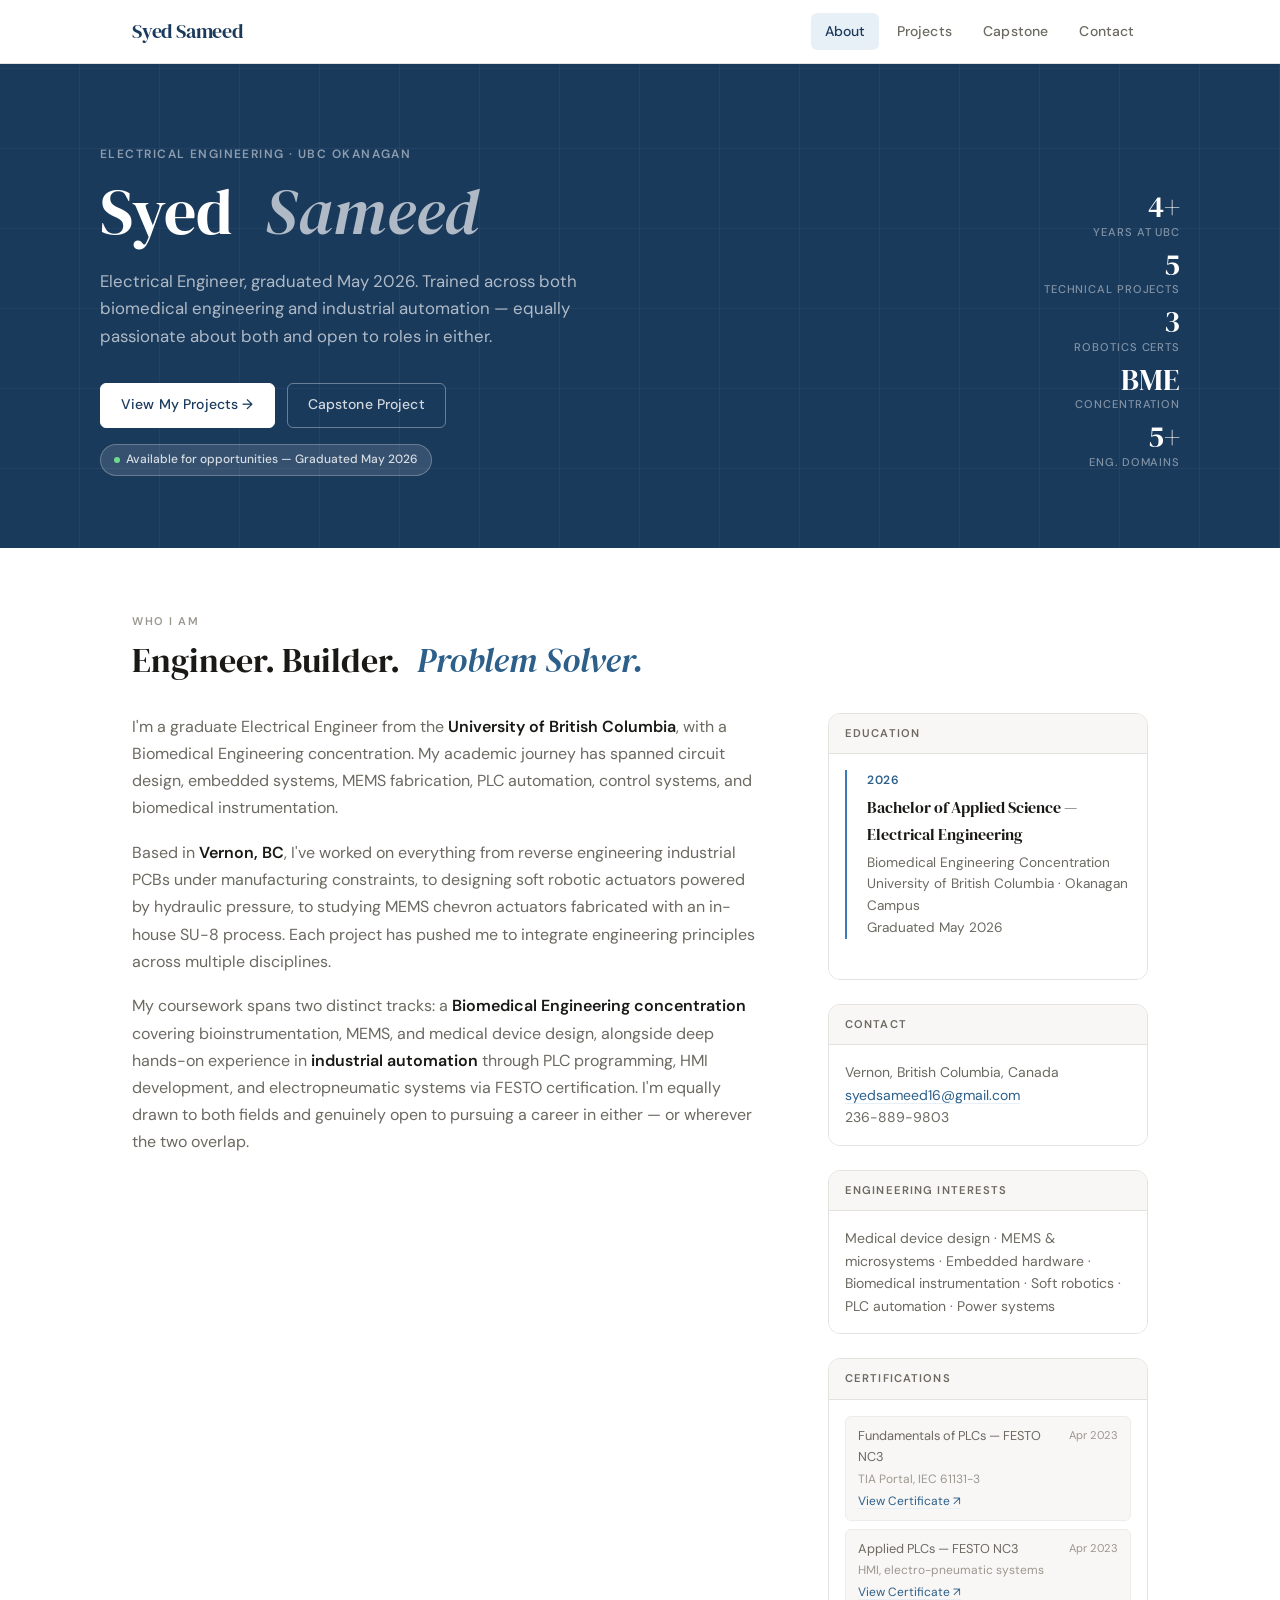
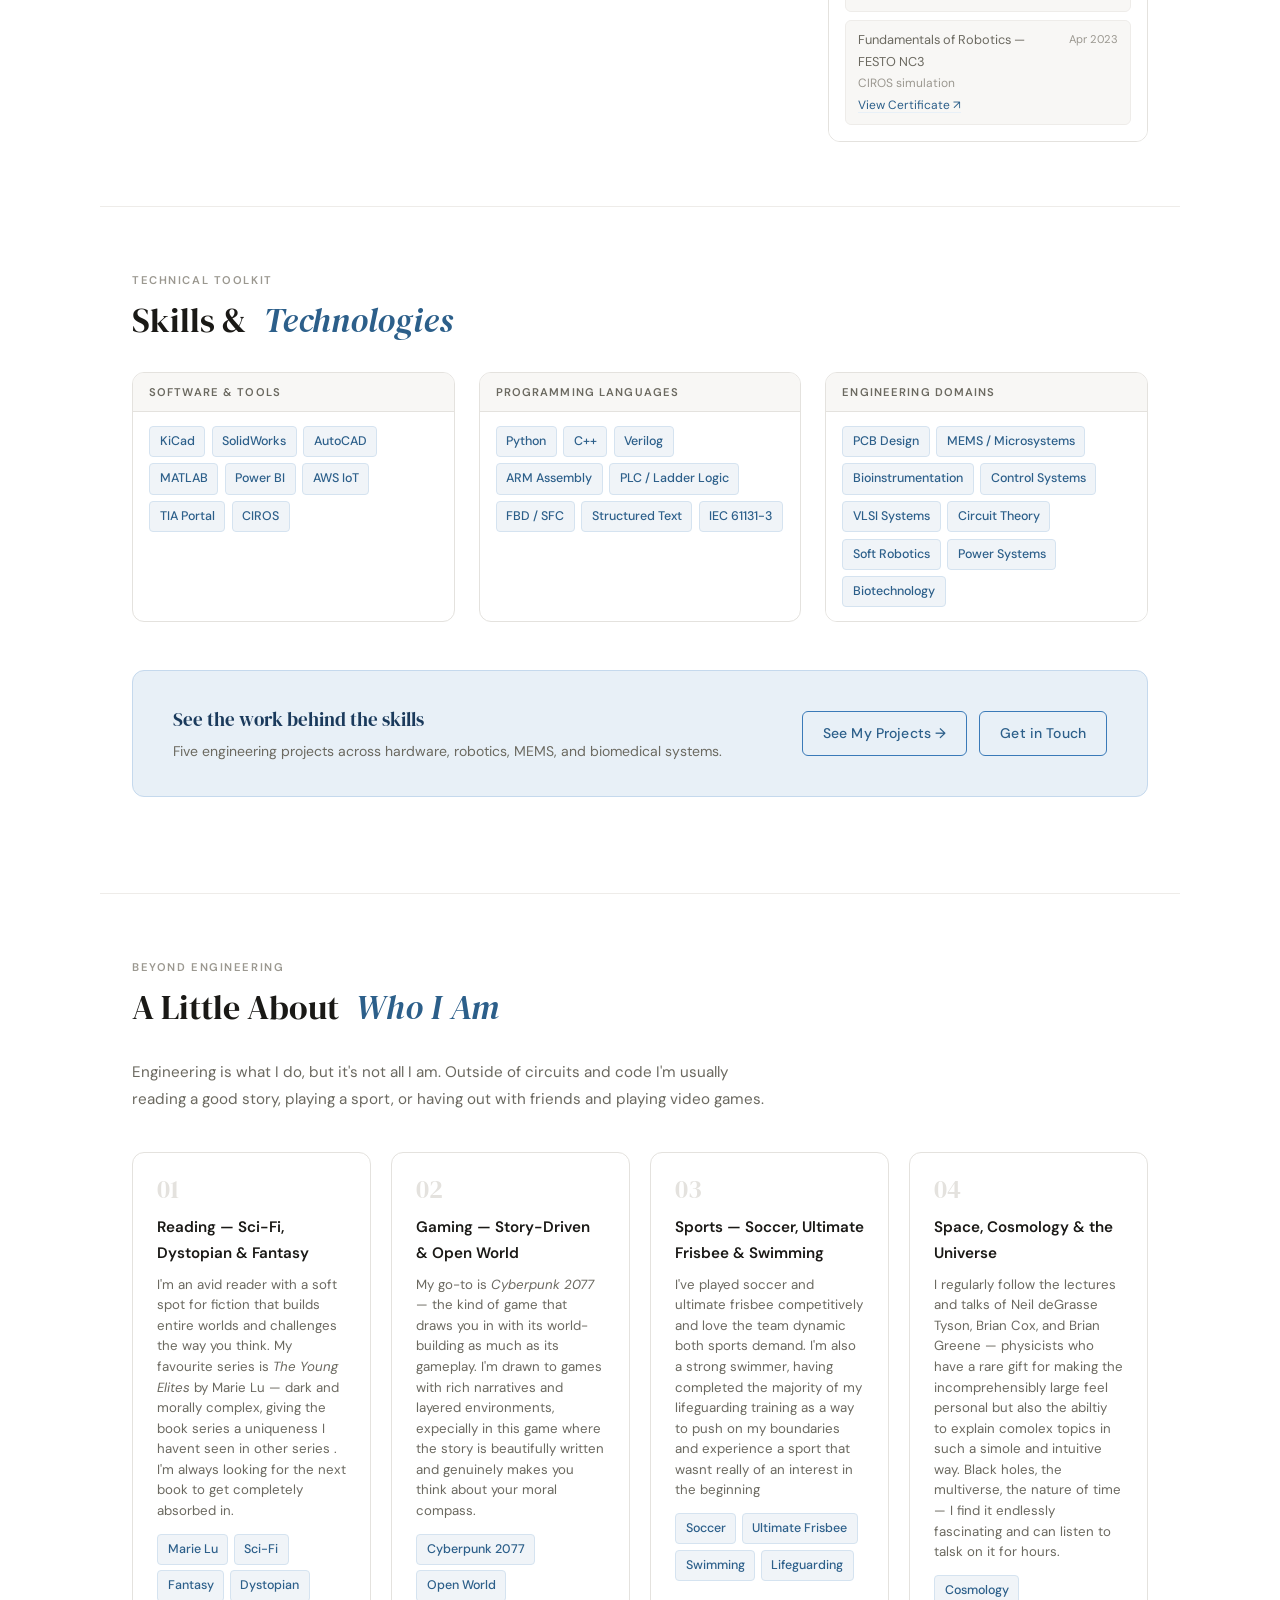
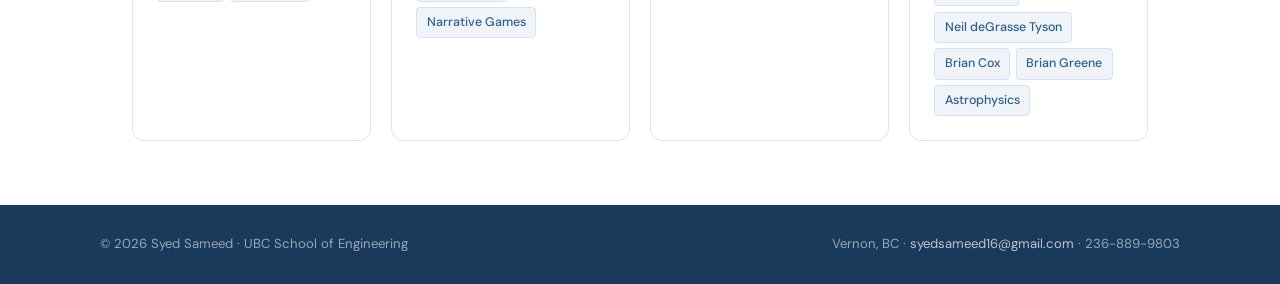
<file: index.html>
<!DOCTYPE html>
<html lang="en">
<head>
  <meta charset="UTF-8">
  <meta name="viewport" content="width=device-width, initial-scale=1.0">
  <title>Syed Sameed — Electrical Engineer</title>
  <link rel="stylesheet" href="style.css">
</head>
<body>

  <nav>
    <div class="nav-inner">
      <a href="index.html" class="nav-logo">Syed Sameed</a>
      <ul class="nav-links">
        <li><a href="index.html" class="active">About</a></li>
        <li><a href="projects.html">Projects</a></li>
        <li><a href="capstone.html">Capstone</a></li>
        <li><a href="contact.html">Contact</a></li>
      </ul>
    </div>
  </nav>

  <!-- ── Hero ── -->
  <div class="index-hero">
    <div class="index-hero-inner">
      <div>
        <div class="index-hero-eyebrow">Electrical Engineering · UBC Okanagan</div>
        <h1>Syed&ensp;<em>Sameed</em></h1>
        <p class="index-hero-desc">
          Electrical Engineer, graduated May 2026. Trained across both biomedical engineering
          and industrial automation — equally passionate about both and open to roles in either.
        </p>
        <div class="index-hero-actions">
          <a href="projects.html" class="btn btn-primary">View My Projects →</a>
          <a href="capstone.html" class="btn btn-ghost">Capstone Project</a>
        </div>
        <div class="availability-pill">Available for opportunities — Graduated May 2026</div>
      </div>
      <div class="index-hero-stats">
        <div class="hero-stat">
          <div class="hero-stat-num">4+</div>
          <div class="hero-stat-label">Years at UBC</div>
        </div>
        <div class="hero-stat">
          <div class="hero-stat-num">5</div>
          <div class="hero-stat-label">Technical Projects</div>
        </div>
        <div class="hero-stat">
          <div class="hero-stat-num">3</div>
          <div class="hero-stat-label">Robotics Certs</div>
        </div>
        <div class="hero-stat">
          <div class="hero-stat-num">BME</div>
          <div class="hero-stat-label">Concentration</div>
        </div>
        <div class="hero-stat">
          <div class="hero-stat-num">5+</div>
          <div class="hero-stat-label">Eng. Domains</div>
        </div>
      </div>
    </div>
  </div>

  <!-- ── Who I Am ── -->
  <div class="section">
    <div class="section-label">Who I Am</div>
    <h2 class="section-heading">Engineer. Builder.&ensp;<em>Problem Solver.</em></h2>
    <div class="about-grid">
      <div class="about-body">
        <p>
          I'm a graduate Electrical Engineer from the <strong>University of British Columbia</strong>,
          with a Biomedical Engineering concentration. My academic journey has spanned circuit design,
          embedded systems, MEMS fabrication, PLC automation, control systems, and biomedical instrumentation.
        </p>
        <p>
          Based in <strong>Vernon, BC</strong>, I've worked on everything from reverse engineering industrial
          PCBs under manufacturing constraints, to designing soft robotic actuators powered by hydraulic
          pressure, to studying MEMS chevron actuators fabricated with an in-house SU-8 process. Each project
          has pushed me to integrate engineering principles across multiple disciplines.
        </p>
        <p>
          My coursework spans two distinct tracks: a <strong>Biomedical Engineering concentration</strong>
          covering bioinstrumentation, MEMS, and medical device design, alongside deep hands-on experience
          in <strong>industrial automation</strong> through PLC programming, HMI development, and
          electropneumatic systems via FESTO certification. I'm equally drawn to both fields and genuinely
          open to pursuing a career in either — or wherever the two overlap.
        </p>
      </div>
      <div class="about-sidebar">

        <!-- Education -->
        <div class="info-card">
          <div class="info-card-header"><h3>Education</h3></div>
          <div class="info-card-body">
            <div class="edu-block">
              <div class="edu-year">2026</div>
              <h3>Bachelor of Applied Science — Electrical Engineering</h3>
              <p>Biomedical Engineering Concentration<br>University of British Columbia · Okanagan Campus<br>Graduated May 2026</p>
            </div>
          </div>
        </div>

        <!-- Contact -->
        <div class="info-card">
          <div class="info-card-header"><h3>Contact</h3></div>
          <div class="info-card-body">
            <address>
              Vernon, British Columbia, Canada<br>
              <a href="mailto:syedsameed16@gmail.com">syedsameed16@gmail.com</a><br>
              236-889-9803
            </address>
          </div>
        </div>

        <!-- Interests -->
        <div class="info-card">
          <div class="info-card-header"><h3>Engineering Interests</h3></div>
          <div class="info-card-body">
            <p>Medical device design · MEMS &amp; microsystems · Embedded hardware · Biomedical instrumentation · Soft robotics · PLC automation · Power systems</p>
          </div>
        </div>

        <!-- Certifications -->
        <div class="info-card">
          <div class="info-card-header"><h3>Certifications</h3></div>
          <div class="info-card-body">
            <ul class="cert-list">
              <li>
                <div>Fundamentals of PLCs — FESTO NC3<br><span style="font-size:0.75rem;color:var(--text-light)">TIA Portal, IEC 61131-3</span><br><a href="fundamentals-of-plcs.pdf">View Certificate ↗</a></div>
                <span class="cert-date">Apr 2023</span>
              </li>
              <li>
                <div>Applied PLCs — FESTO NC3<br><span style="font-size:0.75rem;color:var(--text-light)">HMI, electro-pneumatic systems</span><br><a href="applied-plcs.pdf">View Certificate ↗</a></div>
                <span class="cert-date">Apr 2023</span>
              </li>
              <li>
                <div>Fundamentals of Robotics — FESTO NC3<br><span style="font-size:0.75rem;color:var(--text-light)">CIROS simulation</span><br><a href="fundamentals-of-robotics.pdf">View Certificate ↗</a></div>
                <span class="cert-date">Apr 2023</span>
              </li>
            </ul>
          </div>
        </div>

      </div>
    </div>
  </div>

  <!-- ── Skills ── -->
  <div class="section">
    <div class="section-label">Technical Toolkit</div>
    <h2 class="section-heading">Skills &amp;&ensp;<em>Technologies</em></h2>
    <div class="skills-grid">
      <div class="skill-group">
        <div class="skill-group-header">Software &amp; Tools</div>
        <div class="tag-cloud">
          <span class="tag">KiCad</span>
          <span class="tag">SolidWorks</span>
          <span class="tag">AutoCAD</span>
          <span class="tag">MATLAB</span>
          <span class="tag">Power BI</span>
          <span class="tag">AWS IoT</span>
          <span class="tag">TIA Portal</span>
          <span class="tag">CIROS</span>
        </div>
      </div>
      <div class="skill-group">
        <div class="skill-group-header">Programming Languages</div>
        <div class="tag-cloud">
          <span class="tag">Python</span>
          <span class="tag">C++</span>
          <span class="tag">Verilog</span>
          <span class="tag">ARM Assembly</span>
          <span class="tag">PLC / Ladder Logic</span>
          <span class="tag">FBD / SFC</span>
          <span class="tag">Structured Text</span>
          <span class="tag">IEC 61131-3</span>
        </div>
      </div>
      <div class="skill-group">
        <div class="skill-group-header">Engineering Domains</div>
        <div class="tag-cloud">
          <span class="tag">PCB Design</span>
          <span class="tag">MEMS / Microsystems</span>
          <span class="tag">Bioinstrumentation</span>
          <span class="tag">Control Systems</span>
          <span class="tag">VLSI Systems</span>
          <span class="tag">Circuit Theory</span>
          <span class="tag">Soft Robotics</span>
          <span class="tag">Power Systems</span>
          <span class="tag">Biotechnology</span>
        </div>
      </div>
    </div>

    <div class="cta-banner">
      <div>
        <h3>See the work behind the skills</h3>
        <p>Five engineering projects across hardware, robotics, MEMS, and biomedical systems.</p>
      </div>
      <div class="cta-actions">
        <a href="projects.html" class="btn btn-outline">See My Projects →</a>
        <a href="contact.html" class="btn btn-outline">Get in Touch</a>
      </div>
    </div>
  </div>

  <!-- ── Beyond Engineering ── -->
  <div class="section">
    <div class="section-label">Beyond Engineering</div>
    <h2 class="section-heading">A Little About&ensp;<em>Who I Am</em></h2>
    <p style="color:var(--text-muted);max-width:640px;margin-bottom:2.5rem;font-size:0.95rem;line-height:1.75">
      Engineering is what I do, but it's not all I am. Outside of circuits and code I'm usually
      reading a good story, playing a sport, or having out with friends and playing video games.
    </p>

    <div class="interests-grid">

      <div class="interest-card">
        <div class="interest-num">01</div>
        <h3>Reading — Sci-Fi, Dystopian &amp; Fantasy</h3>
        <p>
          I'm an avid reader with a soft spot for fiction that builds entire worlds and challenges
          the way you think. My favourite series is <em>The Young Elites</em> by Marie Lu —
          dark and morally complex, giving the book series a uniqueness I havent seen in other series . I'm always looking for the next book
          to get completely absorbed in.
        </p>
        <div class="tag-cloud" style="padding:0;gap:0.35rem">
          <span class="tag">Marie Lu</span>
          <span class="tag">Sci-Fi</span>
          <span class="tag">Fantasy</span>
          <span class="tag">Dystopian</span>
        </div>
      </div>

      <div class="interest-card">
        <div class="interest-num">02</div>
        <h3>Gaming — Story-Driven &amp; Open World</h3>
        <p>
          My go-to is <em>Cyberpunk 2077</em> — the kind of game that draws you in with its
          world-building as much as its gameplay. I'm drawn to games with rich narratives and
          layered environments, expecially in this game where the story is beautifully written 
          and genuinely makes you think about your moral compass.
        </p>
        <div class="tag-cloud" style="padding:0;gap:0.35rem">
          <span class="tag">Cyberpunk 2077</span>
          <span class="tag">Open World</span>
          <span class="tag">Narrative Games</span>
        </div>
      </div>

      <div class="interest-card">
        <div class="interest-num">03</div>
        <h3>Sports — Soccer, Ultimate Frisbee &amp; Swimming</h3>
        <p>
          I've played soccer and ultimate frisbee competitively and love the team dynamic both
          sports demand. I'm also a strong swimmer, having completed the majority of my
          lifeguarding training as a way to push on my boundaries and experience a sport that 
          wasnt really of an interest in the beginning 
        </p>
        <div class="tag-cloud" style="padding:0;gap:0.35rem">
          <span class="tag">Soccer</span>
          <span class="tag">Ultimate Frisbee</span>
          <span class="tag">Swimming</span>
          <span class="tag">Lifeguarding</span>
        </div>
      </div>

      <div class="interest-card">
        <div class="interest-num">04</div>
        <h3>Space, Cosmology &amp; the Universe</h3>
        <p>
          I regularly follow the lectures and talks of Neil deGrasse Tyson, Brian Cox, and Brian Greene —
          physicists who have a rare gift for making the incomprehensibly large feel personal but also the abiltiy 
          to explain comolex topics in such a simole and intuitive way.
          Black holes, the multiverse, the nature of time — I find it endlessly fascinating and can listen to talsk on it for hours.
        </p>
        <div class="tag-cloud" style="padding:0;gap:0.35rem">
          <span class="tag">Cosmology</span>
          <span class="tag">Neil deGrasse Tyson</span>
          <span class="tag">Brian Cox</span>
          <span class="tag">Brian Greene</span>
          <span class="tag">Astrophysics</span>
        </div>
      </div>

    </div>
  </div>

  <footer>
    <div class="footer-inner">
      <span>© 2026 Syed Sameed · UBC School of Engineering</span>
      <span>Vernon, BC · <a href="mailto:syedsameed16@gmail.com">syedsameed16@gmail.com</a> · 236-889-9803</span>
    </div>
  </footer>

</body>
</html>
</file>
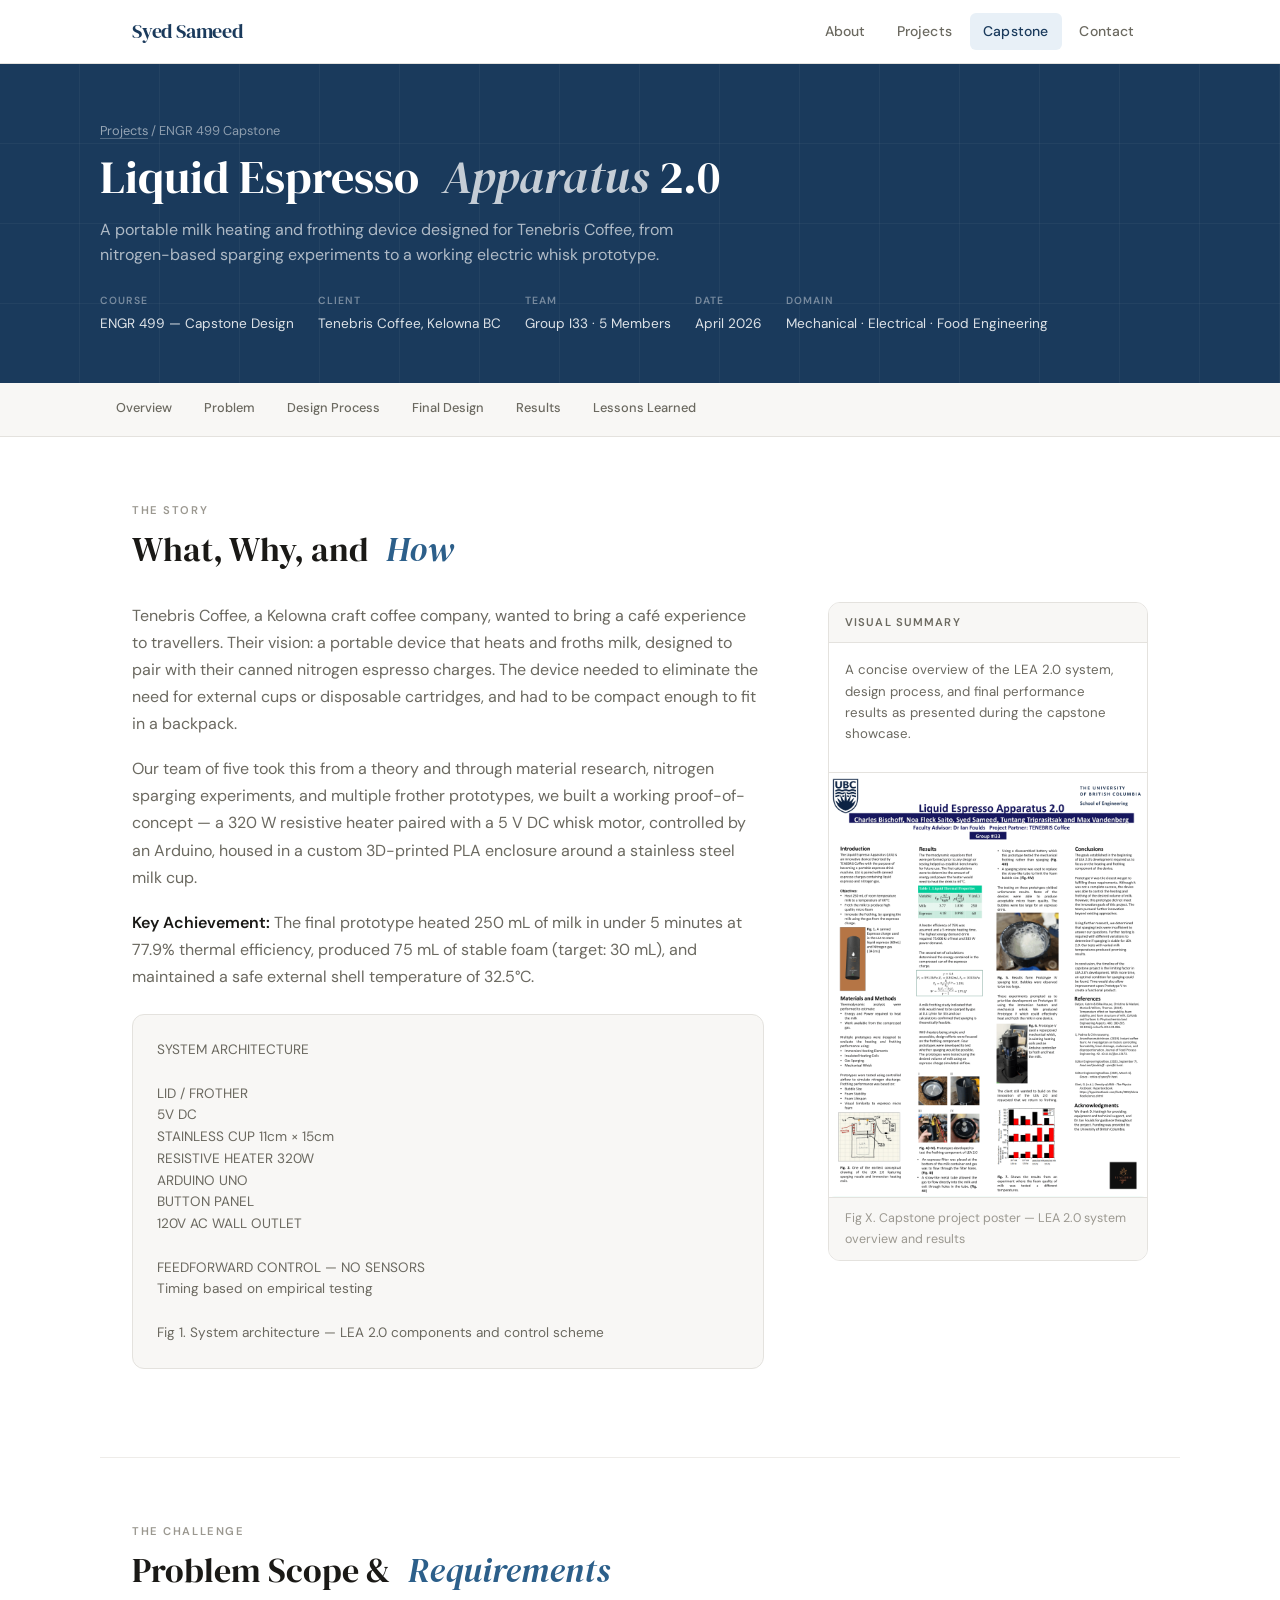
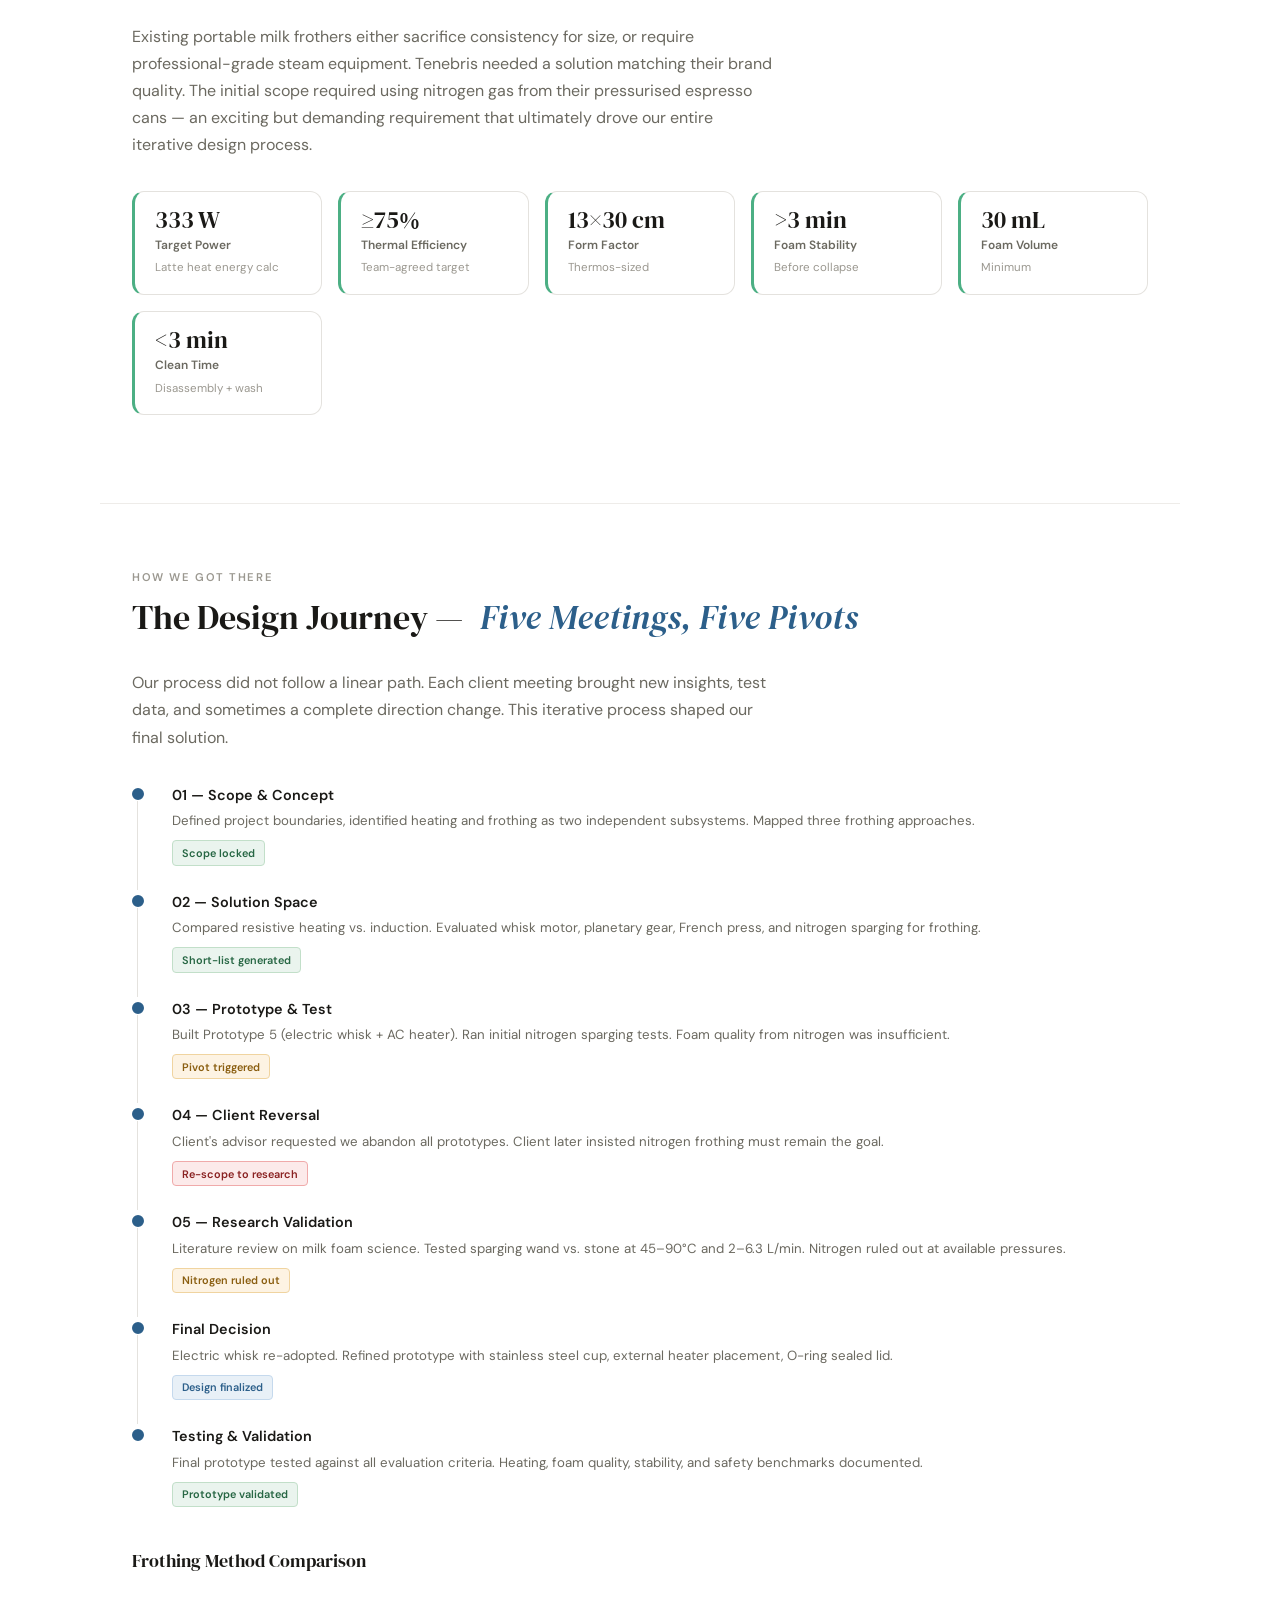
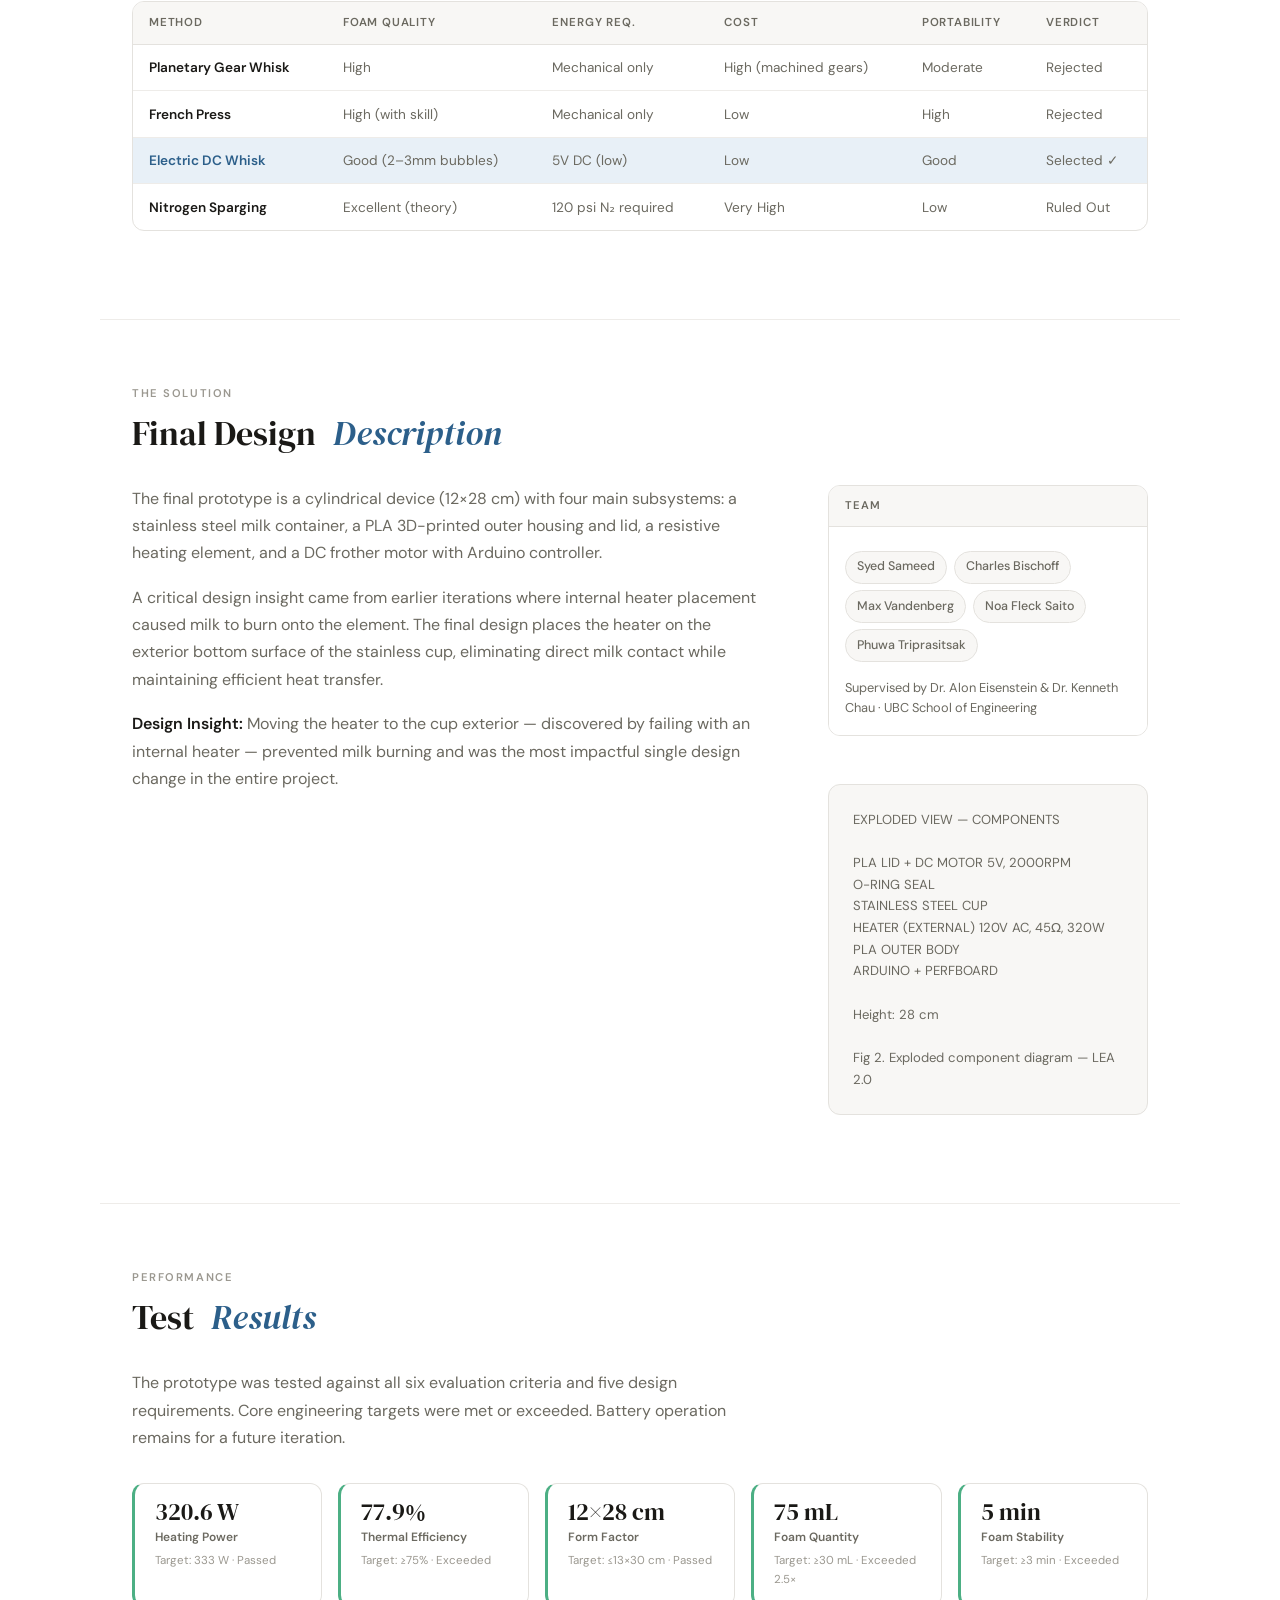
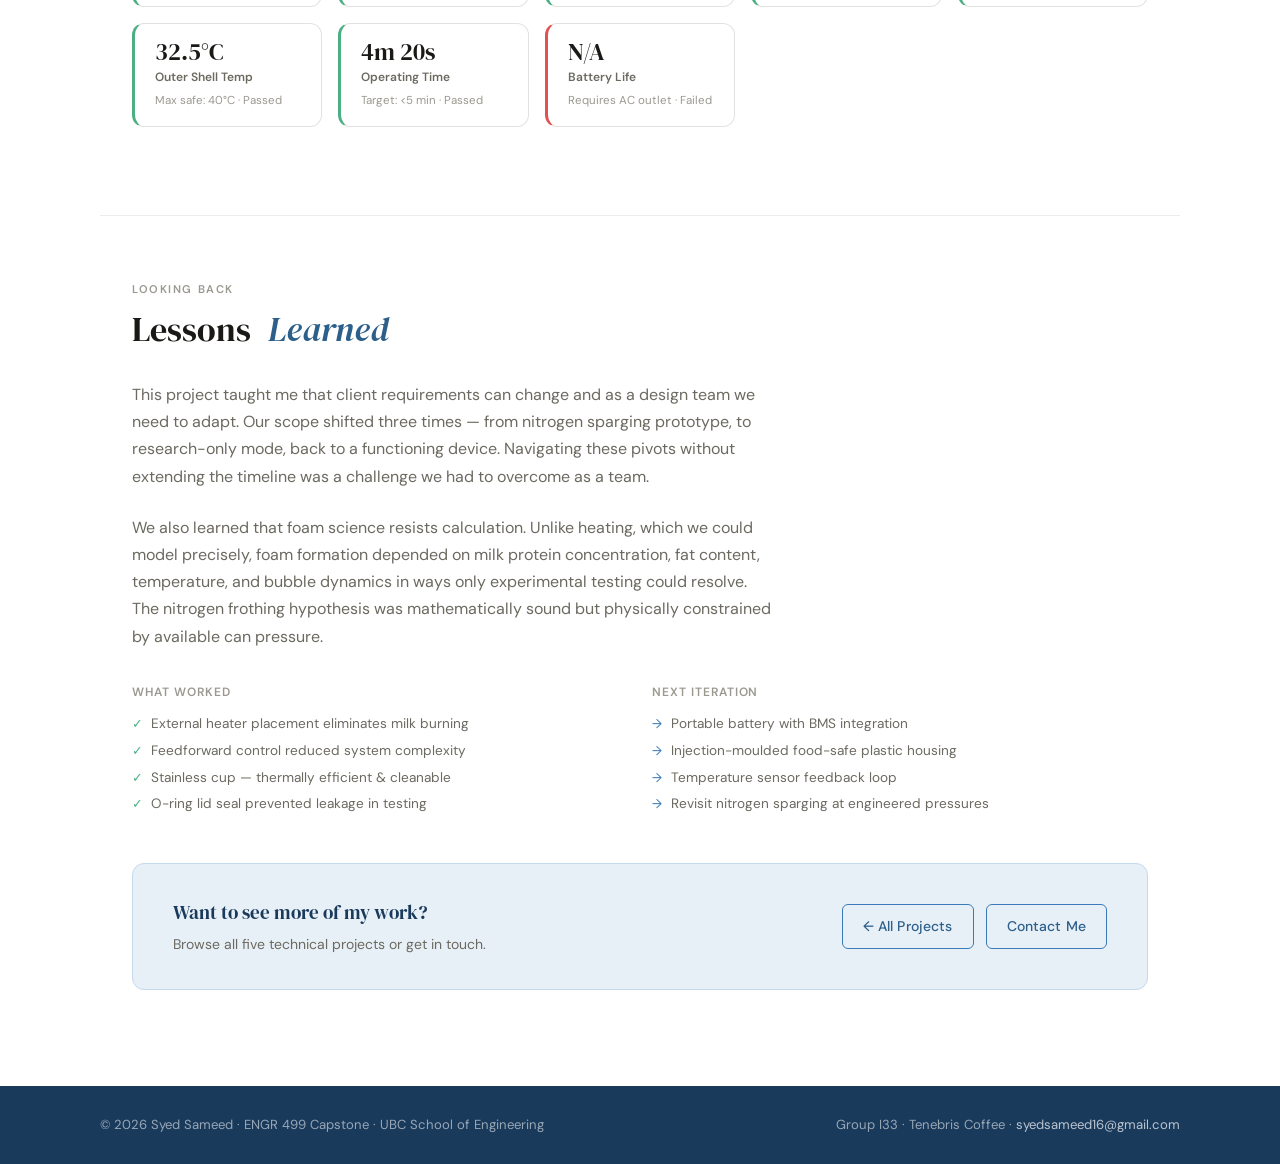
<file: capstone.html>
<!DOCTYPE html>
<html lang="en">
<head>
  <meta charset="UTF-8">
  <meta name="viewport" content="width=device-width, initial-scale=1.0">
  <title>LEA 2.0 Capstone — Syed Sameed</title>
  <link rel="stylesheet" href="style.css">
</head>
<body>

  <nav>
    <div class="nav-inner">
      <a href="index.html" class="nav-logo">Syed Sameed</a>
      <ul class="nav-links">
        <li><a href="index.html">About</a></li>
        <li><a href="projects.html">Projects</a></li>
        <li><a href="capstone.html" class="active">Capstone</a></li>
        <li><a href="contact.html">Contact</a></li>
      </ul>
    </div>
  </nav>

  <!-- ── Hero ── -->
  <div class="page-hero">
    <div class="page-hero-inner">
      <div class="capstone-breadcrumb">
        <a href="projects.html">Projects</a> / ENGR 499 Capstone
      </div>
      <h1>Liquid Espresso&ensp;<em>Apparatus</em> 2.0</h1>
      <p class="page-hero-sub">
        A portable milk heating and frothing device designed for Tenebris Coffee,
        from nitrogen-based sparging experiments to a working electric whisk prototype.
      </p>
      <div class="capstone-meta-row">
        <div class="capstone-meta-item">
          <span class="capstone-meta-label">Course</span>
          <span class="capstone-meta-value">ENGR 499 — Capstone Design</span>
        </div>
        <div class="capstone-meta-item">
          <span class="capstone-meta-label">Client</span>
          <span class="capstone-meta-value">Tenebris Coffee, Kelowna BC</span>
        </div>
        <div class="capstone-meta-item">
          <span class="capstone-meta-label">Team</span>
          <span class="capstone-meta-value">Group I33 · 5 Members</span>
        </div>
        <div class="capstone-meta-item">
          <span class="capstone-meta-label">Date</span>
          <span class="capstone-meta-value">April 2026</span>
        </div>
        <div class="capstone-meta-item">
          <span class="capstone-meta-label">Domain</span>
          <span class="capstone-meta-value">Mechanical · Electrical · Food Engineering</span>
        </div>
      </div>
    </div>
  </div>

  <!-- ── Section Nav ── -->
  <div class="capstone-nav">
    <div class="capstone-nav-inner">
      <a href="#overview">Overview</a>
      <a href="#problem">Problem</a>
      <a href="#process">Design Process</a>
      <a href="#final-design">Final Design</a>
      <a href="#results">Results</a>
      <a href="#lessons">Lessons Learned</a>
    </div>
  </div>

  <!-- ── Overview ── -->
  <div class="section" id="overview">
    <div class="section-label">The Story</div>
    <h2 class="section-heading">What, Why, and&ensp;<em>How</em></h2>
    <div class="about-grid">
      <div class="about-body">
        <p>
          Tenebris Coffee, a Kelowna craft coffee company, wanted to bring a café experience
          to travellers. Their vision: a portable device that heats and froths milk, designed
          to pair with their canned nitrogen espresso charges. The device needed to eliminate
          the need for external cups or disposable cartridges, and had to be compact enough
          to fit in a backpack.
        </p>
        <p>
          Our team of five took this from a theory and through material research, nitrogen
          sparging experiments, and multiple frother prototypes, we built a working
          proof-of-concept — a 320 W resistive heater paired with a 5 V DC whisk motor,
          controlled by an Arduino, housed in a custom 3D-printed PLA enclosure around a
          stainless steel milk cup.
        </p>
        <p>
          <strong>Key Achievement:</strong> The final prototype heated 250 mL of milk in under 5 minutes
          at 77.9% thermal efficiency, produced 75 mL of stable foam (target: 30 mL), and
          maintained a safe external shell temperature of 32.5°C.
        </p>

        <div class="architecture-diagram">SYSTEM ARCHITECTURE

  LID / FROTHER
  5V DC
  STAINLESS CUP  11cm × 15cm
  RESISTIVE HEATER  320W
  ARDUINO UNO
  BUTTON PANEL
  120V AC WALL OUTLET

  FEEDFORWARD CONTROL — NO SENSORS
  Timing based on empirical testing

  Fig 1. System architecture — LEA 2.0 components and control scheme</div>
      </div>
      <div class="about-sidebar">
        <div class="info-card">
          <div class="info-card-header"><h3>Visual Summary</h3></div>
          <div class="info-card-body">
            <p style="margin-bottom:0.75rem;font-size:0.83rem">A concise overview of the LEA 2.0 system, design process, and final performance results as presented during the capstone showcase.</p>
          </div>
          <div class="poster-img-wrap" style="margin:0;border-radius:0;border:none;border-top:1px solid var(--border)">
            <img src="Capstone_Poster.png" alt="LEA 2.0 Project Poster">
            <div class="poster-img-caption">Fig X. Capstone project poster — LEA 2.0 system overview and results</div>
          </div>
        </div>
      </div>
    </div>
  </div>

  <!-- ── Problem ── -->
  <div class="section" id="problem">
    <div class="section-label">The Challenge</div>
    <h2 class="section-heading">Problem Scope &amp;&ensp;<em>Requirements</em></h2>
    <p class="text-muted" style="max-width:640px;margin-bottom:2rem">
      Existing portable milk frothers either sacrifice consistency for size, or require
      professional-grade steam equipment. Tenebris needed a solution matching their brand quality.
      The initial scope required using nitrogen gas from their pressurised espresso cans — an
      exciting but demanding requirement that ultimately drove our entire iterative design process.
    </p>
    <div class="results-grid">
      <div class="result-card pass">
        <div class="result-value">333 W</div>
        <div class="result-label">Target Power</div>
        <div class="result-note">Latte heat energy calc</div>
      </div>
      <div class="result-card pass">
        <div class="result-value">≥75%</div>
        <div class="result-label">Thermal Efficiency</div>
        <div class="result-note">Team-agreed target</div>
      </div>
      <div class="result-card pass">
        <div class="result-value">13×30 cm</div>
        <div class="result-label">Form Factor</div>
        <div class="result-note">Thermos-sized</div>
      </div>
      <div class="result-card pass">
        <div class="result-value">&gt;3 min</div>
        <div class="result-label">Foam Stability</div>
        <div class="result-note">Before collapse</div>
      </div>
      <div class="result-card pass">
        <div class="result-value">30 mL</div>
        <div class="result-label">Foam Volume</div>
        <div class="result-note">Minimum</div>
      </div>
      <div class="result-card pass">
        <div class="result-value">&lt;3 min</div>
        <div class="result-label">Clean Time</div>
        <div class="result-note">Disassembly + wash</div>
      </div>
    </div>
  </div>

  <!-- ── Design Process ── -->
  <div class="section" id="process">
    <div class="section-label">How We Got There</div>
    <h2 class="section-heading">The Design Journey —&ensp;<em>Five Meetings, Five Pivots</em></h2>
    <p class="text-muted" style="max-width:640px;margin-bottom:2rem">
      Our process did not follow a linear path. Each client meeting brought new insights,
      test data, and sometimes a complete direction change. This iterative process shaped our final solution.
    </p>
    <div class="timeline">
      <div class="timeline-item">
        <div class="timeline-dot done"></div>
        <div class="timeline-content">
          <h4>01 — Scope &amp; Concept</h4>
          <p>Defined project boundaries, identified heating and frothing as two independent subsystems. Mapped three frothing approaches.</p>
          <span class="timeline-badge green">Scope locked</span>
        </div>
      </div>
      <div class="timeline-item">
        <div class="timeline-dot done"></div>
        <div class="timeline-content">
          <h4>02 — Solution Space</h4>
          <p>Compared resistive heating vs. induction. Evaluated whisk motor, planetary gear, French press, and nitrogen sparging for frothing.</p>
          <span class="timeline-badge green">Short-list generated</span>
        </div>
      </div>
      <div class="timeline-item">
        <div class="timeline-dot done"></div>
        <div class="timeline-content">
          <h4>03 — Prototype &amp; Test</h4>
          <p>Built Prototype 5 (electric whisk + AC heater). Ran initial nitrogen sparging tests. Foam quality from nitrogen was insufficient.</p>
          <span class="timeline-badge amber">Pivot triggered</span>
        </div>
      </div>
      <div class="timeline-item">
        <div class="timeline-dot done"></div>
        <div class="timeline-content">
          <h4>04 — Client Reversal</h4>
          <p>Client's advisor requested we abandon all prototypes. Client later insisted nitrogen frothing must remain the goal.</p>
          <span class="timeline-badge red">Re-scope to research</span>
        </div>
      </div>
      <div class="timeline-item">
        <div class="timeline-dot done"></div>
        <div class="timeline-content">
          <h4>05 — Research Validation</h4>
          <p>Literature review on milk foam science. Tested sparging wand vs. stone at 45–90°C and 2–6.3 L/min. Nitrogen ruled out at available pressures.</p>
          <span class="timeline-badge amber">Nitrogen ruled out</span>
        </div>
      </div>
      <div class="timeline-item">
        <div class="timeline-dot done"></div>
        <div class="timeline-content">
          <h4>Final Decision</h4>
          <p>Electric whisk re-adopted. Refined prototype with stainless steel cup, external heater placement, O-ring sealed lid.</p>
          <span class="timeline-badge blue">Design finalized</span>
        </div>
      </div>
      <div class="timeline-item">
        <div class="timeline-dot done"></div>
        <div class="timeline-content">
          <h4>Testing &amp; Validation</h4>
          <p>Final prototype tested against all evaluation criteria. Heating, foam quality, stability, and safety benchmarks documented.</p>
          <span class="timeline-badge green">Prototype validated</span>
        </div>
      </div>
    </div>

    <h3 style="font-family:var(--serif);font-weight:400;font-size:1.1rem;margin:2.5rem 0 1rem">Frothing Method Comparison</h3>
    <div class="comparison-table-wrap">
      <table class="comparison-table">
        <thead>
          <tr>
            <th>Method</th>
            <th>Foam Quality</th>
            <th>Energy Req.</th>
            <th>Cost</th>
            <th>Portability</th>
            <th>Verdict</th>
          </tr>
        </thead>
        <tbody>
          <tr>
            <td>Planetary Gear Whisk</td>
            <td>High</td>
            <td>Mechanical only</td>
            <td>High (machined gears)</td>
            <td>Moderate</td>
            <td>Rejected</td>
          </tr>
          <tr>
            <td>French Press</td>
            <td>High (with skill)</td>
            <td>Mechanical only</td>
            <td>Low</td>
            <td>High</td>
            <td>Rejected</td>
          </tr>
          <tr class="selected">
            <td>Electric DC Whisk</td>
            <td>Good (2–3mm bubbles)</td>
            <td>5V DC (low)</td>
            <td>Low</td>
            <td>Good</td>
            <td>Selected ✓</td>
          </tr>
          <tr>
            <td>Nitrogen Sparging</td>
            <td>Excellent (theory)</td>
            <td>120 psi N₂ required</td>
            <td>Very High</td>
            <td>Low</td>
            <td>Ruled Out</td>
          </tr>
        </tbody>
      </table>
    </div>
  </div>

  <!-- ── Final Design ── -->
  <div class="section" id="final-design">
    <div class="section-label">The Solution</div>
    <h2 class="section-heading">Final Design&ensp;<em>Description</em></h2>
    <div class="about-grid">
      <div class="about-body">
        <p>
          The final prototype is a cylindrical device (12×28 cm) with four main subsystems: a stainless
          steel milk container, a PLA 3D-printed outer housing and lid, a resistive heating element,
          and a DC frother motor with Arduino controller.
        </p>
        <p>
          A critical design insight came from earlier iterations where internal heater placement caused
          milk to burn onto the element. The final design places the heater on the exterior bottom surface
          of the stainless cup, eliminating direct milk contact while maintaining efficient heat transfer.
        </p>
        <p>
          <strong>Design Insight:</strong> Moving the heater to the cup exterior — discovered by failing
          with an internal heater — prevented milk burning and was the most impactful single design change
          in the entire project.
        </p>
      </div>
      <div class="about-sidebar">
        <div class="info-card">
          <div class="info-card-header"><h3>Team</h3></div>
          <div class="info-card-body">
            <div class="team-chips">
              <span class="team-chip">Syed Sameed</span>
              <span class="team-chip">Charles Bischoff</span>
              <span class="team-chip">Max Vandenberg</span>
              <span class="team-chip">Noa Fleck Saito</span>
              <span class="team-chip">Phuwa Triprasitsak</span>
            </div>
            <p style="font-size:0.8rem">Supervised by Dr. Alon Eisenstein &amp; Dr. Kenneth Chau · UBC School of Engineering</p>
          </div>
        </div>
        <div class="exploded-diagram">EXPLODED VIEW — COMPONENTS

PLA LID + DC MOTOR   5V, 2000RPM
O-RING SEAL
STAINLESS STEEL CUP
HEATER (EXTERNAL)    120V AC, 45Ω, 320W
PLA OUTER BODY
ARDUINO + PERFBOARD

Height: 28 cm

Fig 2. Exploded component diagram — LEA 2.0</div>
      </div>
    </div>
  </div>

  <!-- ── Results ── -->
  <div class="section" id="results">
    <div class="section-label">Performance</div>
    <h2 class="section-heading">Test&ensp;<em>Results</em></h2>
    <p class="text-muted" style="max-width:640px;margin-bottom:2rem">
      The prototype was tested against all six evaluation criteria and five design requirements.
      Core engineering targets were met or exceeded. Battery operation remains for a future iteration.
    </p>
    <div class="results-grid">
      <div class="result-card pass">
        <div class="result-value">320.6 W</div>
        <div class="result-label">Heating Power</div>
        <div class="result-note">Target: 333 W · Passed</div>
      </div>
      <div class="result-card pass">
        <div class="result-value">77.9%</div>
        <div class="result-label">Thermal Efficiency</div>
        <div class="result-note">Target: ≥75% · Exceeded</div>
      </div>
      <div class="result-card pass">
        <div class="result-value">12×28 cm</div>
        <div class="result-label">Form Factor</div>
        <div class="result-note">Target: ≤13×30 cm · Passed</div>
      </div>
      <div class="result-card pass">
        <div class="result-value">75 mL</div>
        <div class="result-label">Foam Quantity</div>
        <div class="result-note">Target: ≥30 mL · Exceeded 2.5×</div>
      </div>
      <div class="result-card pass">
        <div class="result-value">5 min</div>
        <div class="result-label">Foam Stability</div>
        <div class="result-note">Target: ≥3 min · Exceeded</div>
      </div>
      <div class="result-card pass">
        <div class="result-value">32.5°C</div>
        <div class="result-label">Outer Shell Temp</div>
        <div class="result-note">Max safe: 40°C · Passed</div>
      </div>
      <div class="result-card pass">
        <div class="result-value">4m 20s</div>
        <div class="result-label">Operating Time</div>
        <div class="result-note">Target: &lt;5 min · Passed</div>
      </div>
      <div class="result-card fail">
        <div class="result-value">N/A</div>
        <div class="result-label">Battery Life</div>
        <div class="result-note">Requires AC outlet · Failed</div>
      </div>
    </div>
  </div>

  <!-- ── Lessons ── -->
  <div class="section" id="lessons">
    <div class="section-label">Looking Back</div>
    <h2 class="section-heading">Lessons&ensp;<em>Learned</em></h2>
    <p class="text-muted" style="max-width:640px;margin-bottom:1.5rem">
      This project taught me that client requirements can change and as a design team we need to
      adapt. Our scope shifted three times — from nitrogen sparging prototype, to research-only
      mode, back to a functioning device. Navigating these pivots without extending the timeline
      was a challenge we had to overcome as a team.
    </p>
    <p class="text-muted" style="max-width:640px;margin-bottom:2rem">
      We also learned that foam science resists calculation. Unlike heating, which we could model
      precisely, foam formation depended on milk protein concentration, fat content, temperature,
      and bubble dynamics in ways only experimental testing could resolve. The nitrogen frothing
      hypothesis was mathematically sound but physically constrained by available can pressure.
    </p>
    <div class="lessons-two-col">
      <div class="lessons-col">
        <h4>What Worked</h4>
        <ul class="lessons-list">
          <li>External heater placement eliminates milk burning</li>
          <li>Feedforward control reduced system complexity</li>
          <li>Stainless cup — thermally efficient &amp; cleanable</li>
          <li>O-ring lid seal prevented leakage in testing</li>
        </ul>
      </div>
      <div class="lessons-col">
        <h4>Next Iteration</h4>
        <ul class="lessons-list">
          <li>Portable battery with BMS integration</li>
          <li>Injection-moulded food-safe plastic housing</li>
          <li>Temperature sensor feedback loop</li>
          <li>Revisit nitrogen sparging at engineered pressures</li>
        </ul>
      </div>
    </div>

    <div class="cta-banner" style="margin-top:3rem">
      <div>
        <h3>Want to see more of my work?</h3>
        <p>Browse all five technical projects or get in touch.</p>
      </div>
      <div class="cta-actions">
        <a href="projects.html" class="btn btn-outline">← All Projects</a>
        <a href="contact.html" class="btn btn-outline">Contact Me</a>
      </div>
    </div>
  </div>

  <footer>
    <div class="footer-inner">
      <span>© 2026 Syed Sameed · ENGR 499 Capstone · UBC School of Engineering</span>
      <span>Group I33 · Tenebris Coffee · <a href="mailto:syedsameed16@gmail.com">syedsameed16@gmail.com</a></span>
    </div>
  </footer>

</body>
</html>
</file>
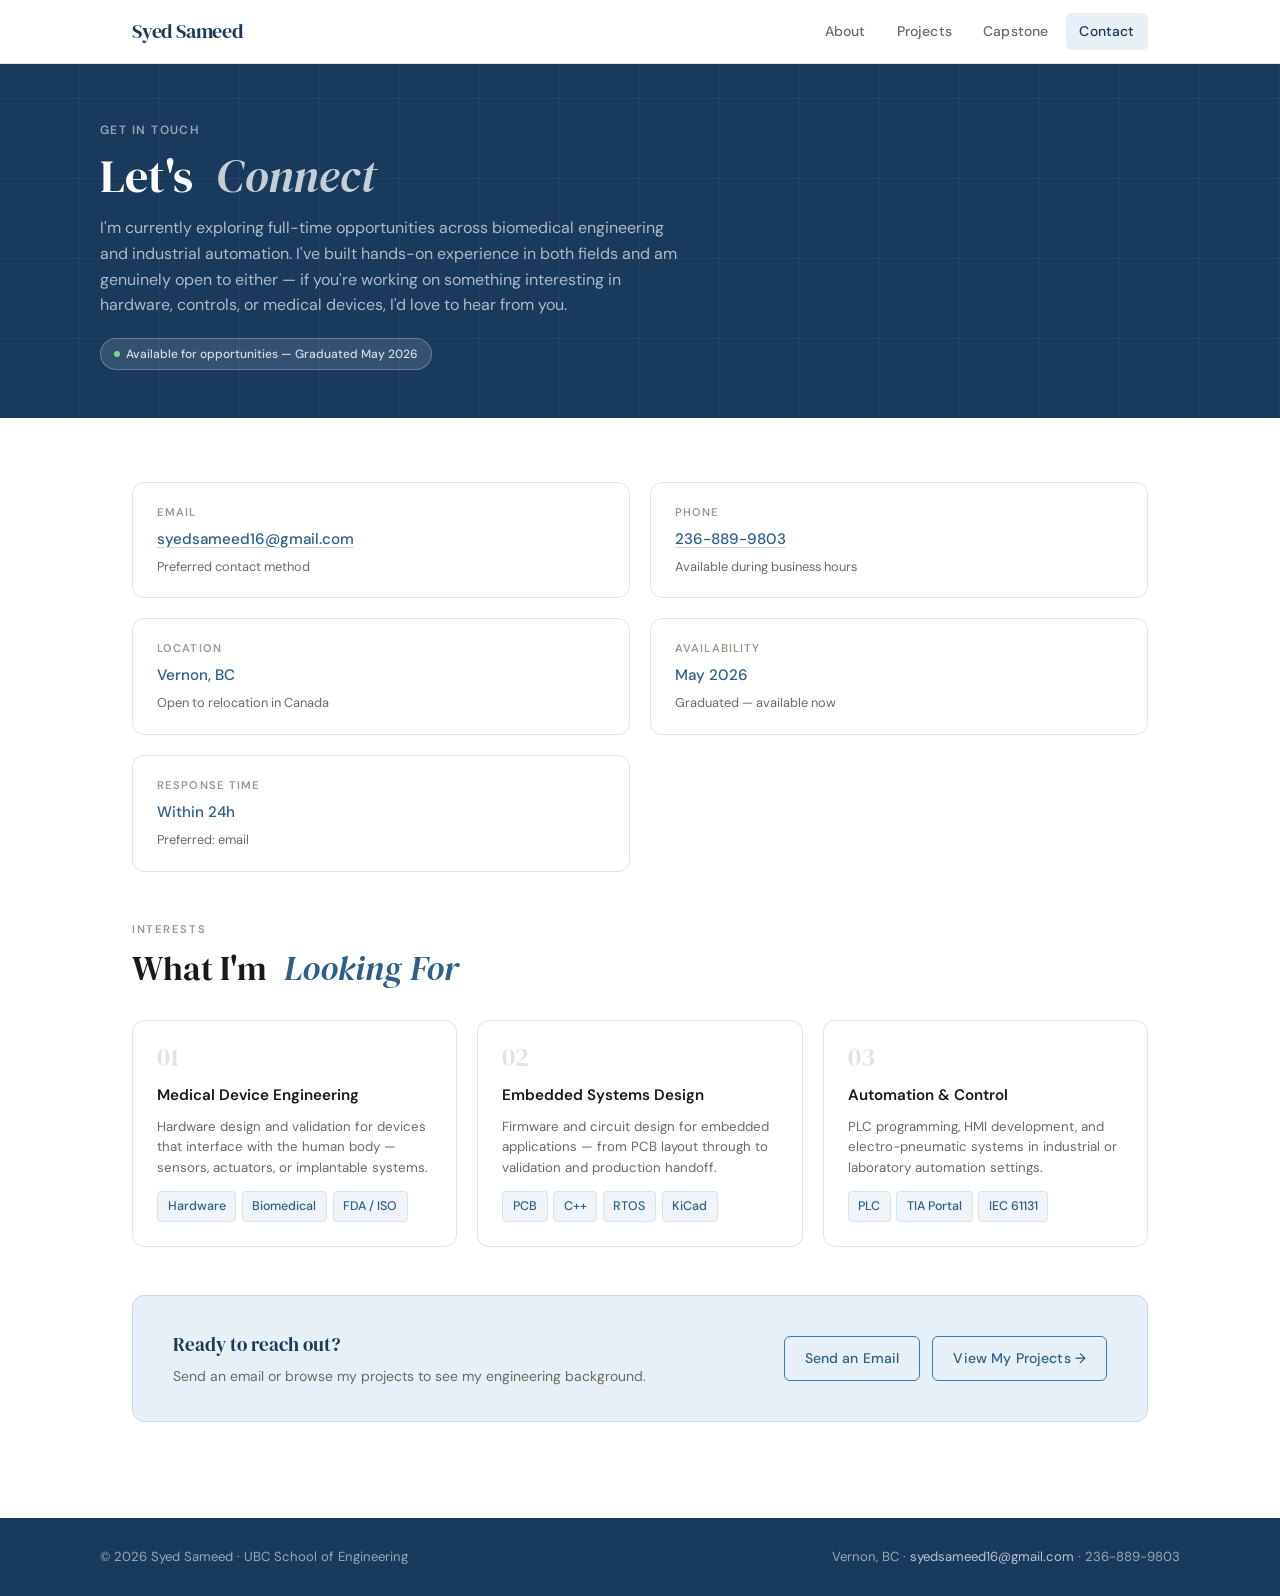
<file: contact.html>
<!DOCTYPE html>
<html lang="en">
<head>
  <meta charset="UTF-8">
  <meta name="viewport" content="width=device-width, initial-scale=1.0">
  <title>Contact — Syed Sameed</title>
  <link rel="stylesheet" href="style.css">
</head>
<body>

  <nav>
    <div class="nav-inner">
      <a href="index.html" class="nav-logo">Syed Sameed</a>
      <ul class="nav-links">
        <li><a href="index.html">About</a></li>
        <li><a href="projects.html">Projects</a></li>
        <li><a href="capstone.html">Capstone</a></li>
        <li><a href="contact.html" class="active">Contact</a></li>
      </ul>
    </div>
  </nav>

  <!-- ── Hero ── -->
  <div class="page-hero">
    <div class="page-hero-inner">
      <div class="page-hero-eyebrow">Get in Touch</div>
      <h1>Let's&ensp;<em>Connect</em></h1>
      <p class="page-hero-sub">
        I'm currently exploring full-time opportunities across
        biomedical engineering and industrial automation. I've built hands-on experience
        in both fields and am genuinely open to either — if you're working on something
        interesting in hardware, controls, or medical devices, I'd love to hear from you.
      </p>
      <div class="availability-pill" style="margin-top:1.25rem">Available for opportunities — Graduated May 2026</div>
    </div>
  </div>

  <!-- ── Contact Cards ── -->
  <div class="section">
    <div class="contact-grid">
      <div class="contact-card">
        <div class="contact-card-label">Email</div>
        <div class="contact-card-value"><a href="mailto:syedsameed16@gmail.com">syedsameed16@gmail.com</a></div>
        <div class="contact-card-sub">Preferred contact method</div>
      </div>
      <div class="contact-card">
        <div class="contact-card-label">Phone</div>
        <div class="contact-card-value"><a href="tel:2368899803">236-889-9803</a></div>
        <div class="contact-card-sub">Available during business hours</div>
      </div>
      <div class="contact-card">
        <div class="contact-card-label">Location</div>
        <div class="contact-card-value">Vernon, BC</div>
        <div class="contact-card-sub">Open to relocation in Canada</div>
      </div>
      <div class="contact-card">
        <div class="contact-card-label">Availability</div>
        <div class="contact-card-value">May 2026</div>
        <div class="contact-card-sub">Graduated — available now</div>
      </div>
      <div class="contact-card">
        <div class="contact-card-label">Response Time</div>
        <div class="contact-card-value">Within 24h</div>
        <div class="contact-card-sub">Preferred: email</div>
      </div>
    </div>

    <div class="section-label" style="margin-top:1rem">Interests</div>
    <h2 class="section-heading">What I'm&ensp;<em>Looking For</em></h2>

    <div class="interests-grid">
      <div class="interest-card">
        <div class="interest-num">01</div>
        <h3>Medical Device Engineering</h3>
        <p>Hardware design and validation for devices that interface with the human body — sensors, actuators, or implantable systems.</p>
        <div class="tag-cloud" style="padding:0;gap:0.35rem">
          <span class="tag">Hardware</span>
          <span class="tag">Biomedical</span>
          <span class="tag">FDA / ISO</span>
        </div>
      </div>
      <div class="interest-card">
        <div class="interest-num">02</div>
        <h3>Embedded Systems Design</h3>
        <p>Firmware and circuit design for embedded applications — from PCB layout through to validation and production handoff.</p>
        <div class="tag-cloud" style="padding:0;gap:0.35rem">
          <span class="tag">PCB</span>
          <span class="tag">C++</span>
          <span class="tag">RTOS</span>
          <span class="tag">KiCad</span>
        </div>
      </div>
      <div class="interest-card">
        <div class="interest-num">03</div>
        <h3>Automation &amp; Control</h3>
        <p>PLC programming, HMI development, and electro-pneumatic systems in industrial or laboratory automation settings.</p>
        <div class="tag-cloud" style="padding:0;gap:0.35rem">
          <span class="tag">PLC</span>
          <span class="tag">TIA Portal</span>
          <span class="tag">IEC 61131</span>
        </div>
      </div>
    </div>

    <div class="cta-banner" style="margin-top:3rem">
      <div>
        <h3>Ready to reach out?</h3>
        <p>Send an email or browse my projects to see my engineering background.</p>
      </div>
      <div class="cta-actions">
        <a href="mailto:syedsameed16@gmail.com" class="btn btn-outline">Send an Email</a>
        <a href="projects.html" class="btn btn-outline">View My Projects →</a>
      </div>
    </div>

  </div>

  <footer>
    <div class="footer-inner">
      <span>© 2026 Syed Sameed · UBC School of Engineering</span>
      <span>Vernon, BC · <a href="mailto:syedsameed16@gmail.com">syedsameed16@gmail.com</a> · 236-889-9803</span>
    </div>
  </footer>

</body>
</html>
</file>
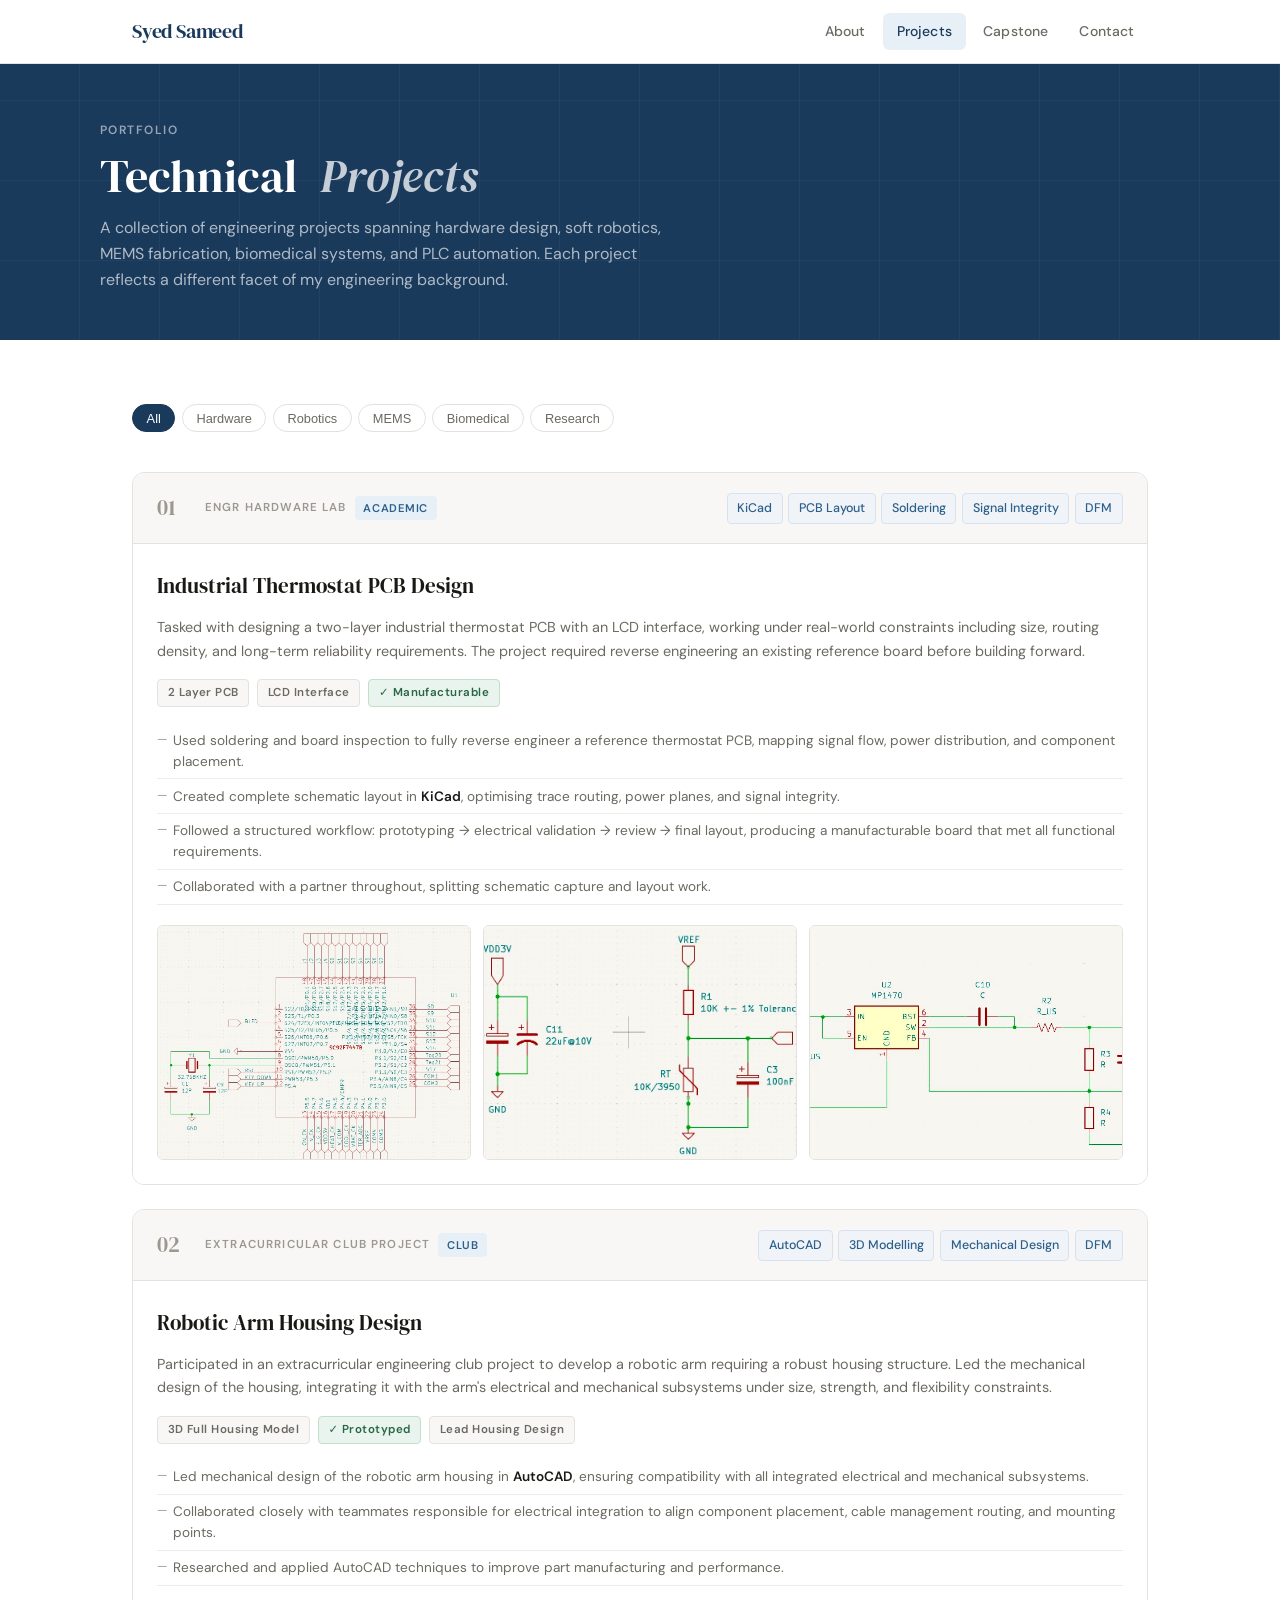
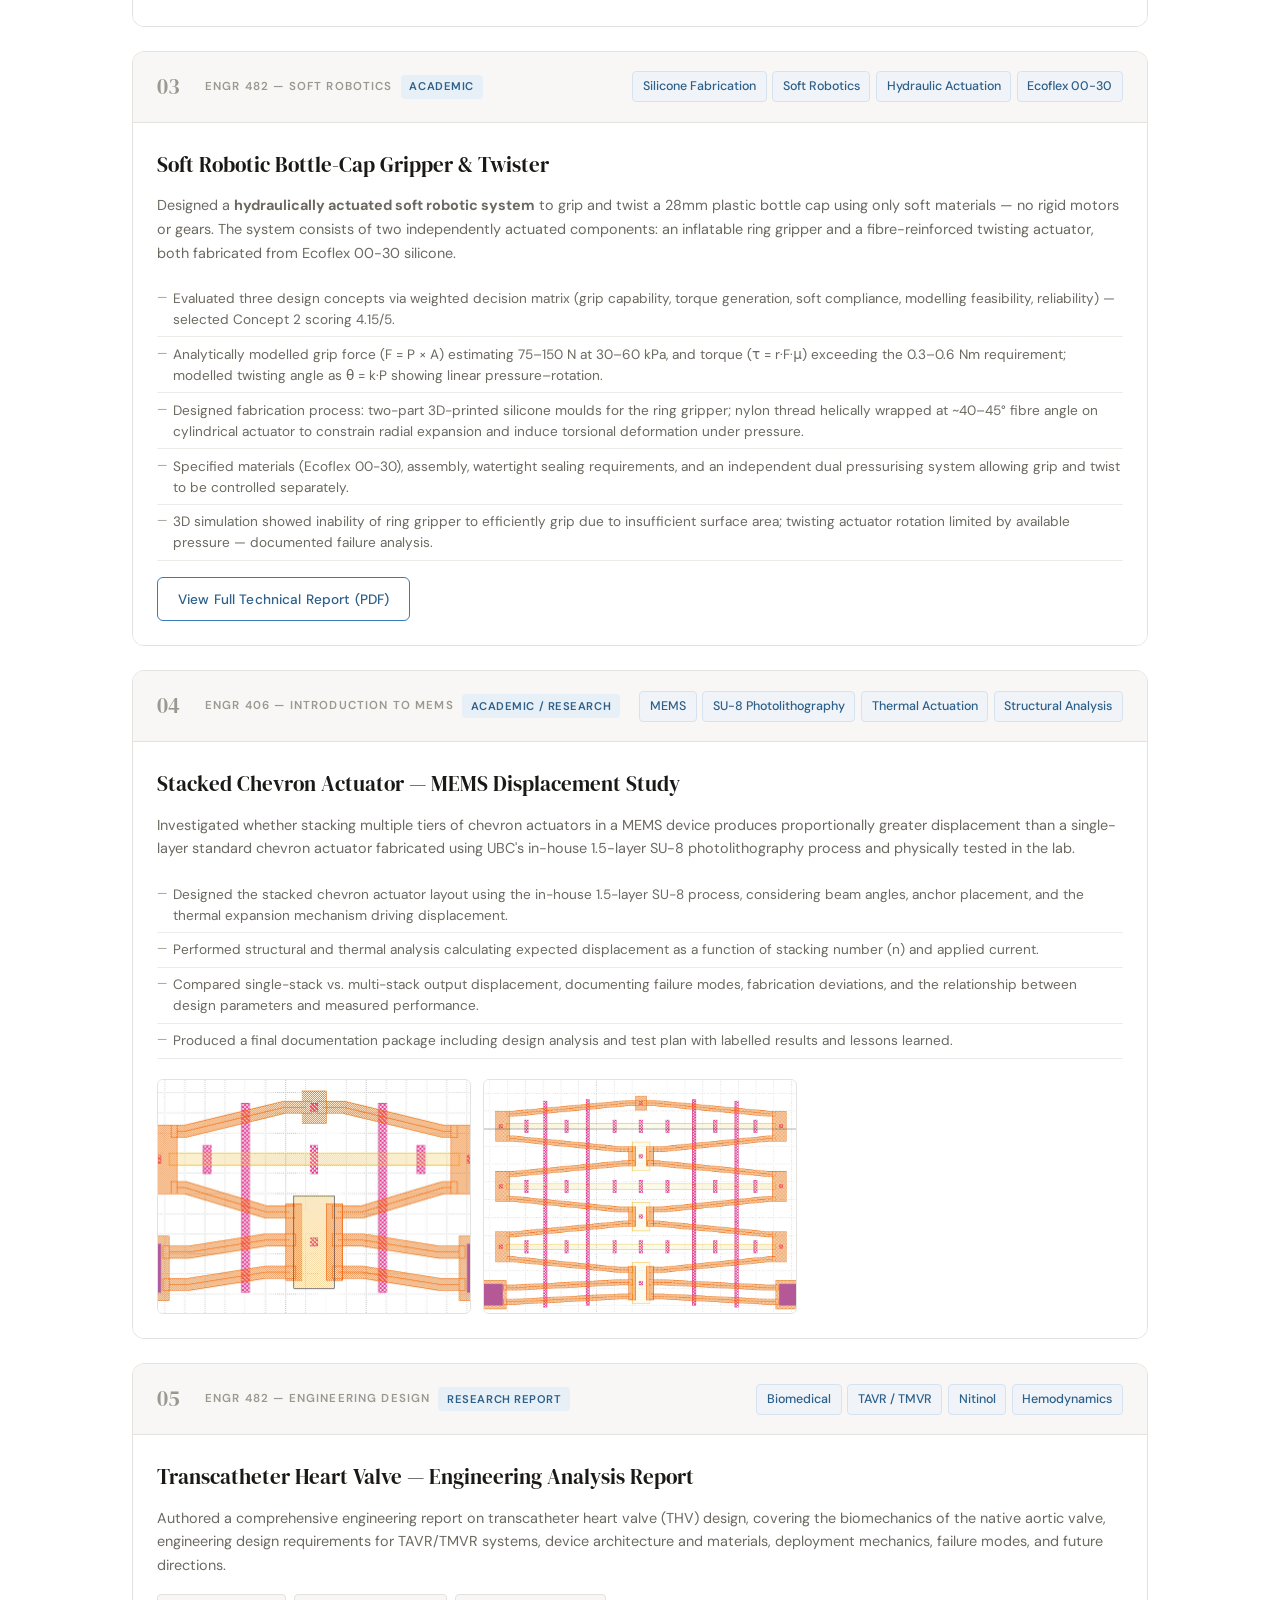
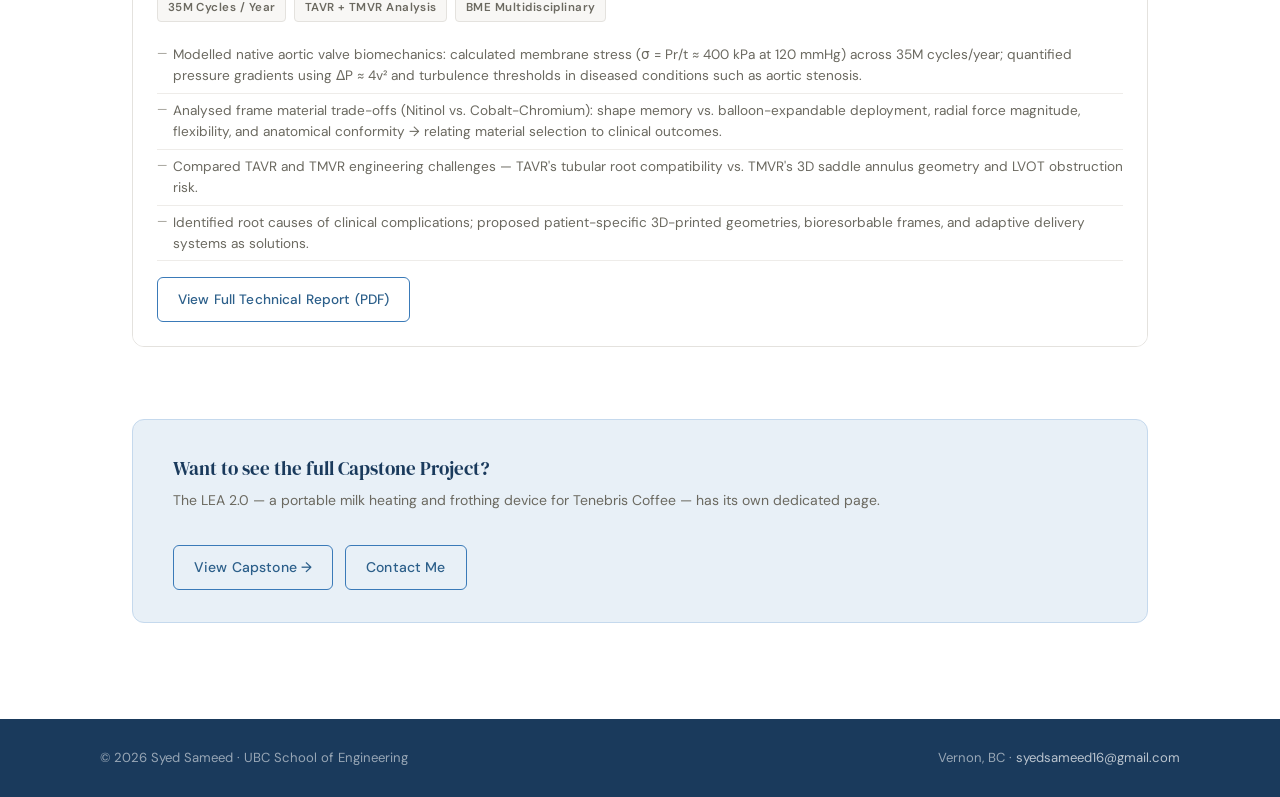
<file: projects.html>
<!DOCTYPE html>
<html lang="en">
<head>
  <meta charset="UTF-8">
  <meta name="viewport" content="width=device-width, initial-scale=1.0">
  <title>Projects — Syed Sameed</title>
  <link rel="stylesheet" href="style.css">
</head>
<body>

  <nav>
    <div class="nav-inner">
      <a href="index.html" class="nav-logo">Syed Sameed</a>
      <ul class="nav-links">
        <li><a href="index.html">About</a></li>
        <li><a href="projects.html" class="active">Projects</a></li>
        <li><a href="capstone.html">Capstone</a></li>
        <li><a href="contact.html">Contact</a></li>
      </ul>
    </div>
  </nav>

  <!-- ── Hero ── -->
  <div class="page-hero">
    <div class="page-hero-inner">
      <div class="page-hero-eyebrow">Portfolio</div>
      <h1>Technical&ensp;<em>Projects</em></h1>
      <p class="page-hero-sub">
        A collection of engineering projects spanning hardware design, soft robotics,
        MEMS fabrication, biomedical systems, and PLC automation. Each project reflects
        a different facet of my engineering background.
      </p>
    </div>
  </div>

  <!-- ── Projects ── -->
  <div class="section">

    <div class="filter-bar">
      <button class="filter-btn active">All</button>
      <button class="filter-btn">Hardware</button>
      <button class="filter-btn">Robotics</button>
      <button class="filter-btn">MEMS</button>
      <button class="filter-btn">Biomedical</button>
      <button class="filter-btn">Research</button>
    </div>

    <div class="projects-list">

      <!-- Project 01 -->
      <div class="project-card">
        <div class="project-card-header">
          <span class="project-num">01</span>
          <div class="project-meta">
            <div class="project-course">ENGR Hardware Lab<span class="project-type-badge">Academic</span></div>
          </div>
          <div class="project-tags-inline">
            <span class="tag">KiCad</span>
            <span class="tag">PCB Layout</span>
            <span class="tag">Soldering</span>
            <span class="tag">Signal Integrity</span>
            <span class="tag">DFM</span>
          </div>
        </div>
        <div class="project-card-body">
          <h2>Industrial Thermostat PCB Design</h2>
          <p>
            Tasked with designing a two-layer industrial thermostat PCB with an LCD interface,
            working under real-world constraints including size, routing density, and long-term
            reliability requirements. The project required reverse engineering an existing
            reference board before building forward.
          </p>
          <div class="project-badges">
            <span class="badge badge-neutral">2 Layer PCB</span>
            <span class="badge badge-neutral">LCD Interface</span>
            <span class="badge badge-success">✓ Manufacturable</span>
          </div>
          <ul class="project-highlights">
            <li>Used soldering and board inspection to fully reverse engineer a reference thermostat PCB, mapping signal flow, power distribution, and component placement.</li>
            <li>Created complete schematic layout in <strong>KiCad</strong>, optimising trace routing, power planes, and signal integrity.</li>
            <li>Followed a structured workflow: prototyping → electrical validation → review → final layout, producing a manufacturable board that met all functional requirements.</li>
            <li>Collaborated with a partner throughout, splitting schematic capture and layout work.</li>
          </ul>
          <div class="project-images">
            <img src="pcb1.jpg" alt="PCB Image 1">
            <img src="pcb2.jpg" alt="PCB Image 2">
            <img src="pcb3.jpg" alt="PCB Image 3">
          </div>
        </div>
      </div>

      <!-- Project 02 -->
      <div class="project-card">
        <div class="project-card-header">
          <span class="project-num">02</span>
          <div class="project-meta">
            <div class="project-course">Extracurricular Club Project<span class="project-type-badge">Club</span></div>
          </div>
          <div class="project-tags-inline">
            <span class="tag">AutoCAD</span>
            <span class="tag">3D Modelling</span>
            <span class="tag">Mechanical Design</span>
            <span class="tag">DFM</span>
          </div>
        </div>
        <div class="project-card-body">
          <h2>Robotic Arm Housing Design</h2>
          <p>
            Participated in an extracurricular engineering club project to develop a robotic arm
            requiring a robust housing structure. Led the mechanical design of the housing,
            integrating it with the arm's electrical and mechanical subsystems under size,
            strength, and flexibility constraints.
          </p>
          <div class="project-badges">
            <span class="badge badge-neutral">3D Full Housing Model</span>
            <span class="badge badge-success">✓ Prototyped</span>
            <span class="badge badge-neutral">Lead Housing Design</span>
          </div>
          <ul class="project-highlights">
            <li>Led mechanical design of the robotic arm housing in <strong>AutoCAD</strong>, ensuring compatibility with all integrated electrical and mechanical subsystems.</li>
            <li>Collaborated closely with teammates responsible for electrical integration to align component placement, cable management routing, and mounting points.</li>
            <li>Researched and applied AutoCAD techniques to improve part manufacturing and performance.</li>
          </ul>
        </div>
      </div>

      <!-- Project 03 -->
      <div class="project-card">
        <div class="project-card-header">
          <span class="project-num">03</span>
          <div class="project-meta">
            <div class="project-course">ENGR 482 — Soft Robotics<span class="project-type-badge">Academic</span></div>
          </div>
          <div class="project-tags-inline">
            <span class="tag">Silicone Fabrication</span>
            <span class="tag">Soft Robotics</span>
            <span class="tag">Hydraulic Actuation</span>
            <span class="tag">Ecoflex 00-30</span>
          </div>
        </div>
        <div class="project-card-body">
          <h2>Soft Robotic Bottle-Cap Gripper &amp; Twister</h2>
          <p>
            Designed a <strong>hydraulically actuated soft robotic system</strong> to grip and twist a 28mm
            plastic bottle cap using only soft materials — no rigid motors or gears. The system consists
            of two independently actuated components: an inflatable ring gripper and a fibre-reinforced
            twisting actuator, both fabricated from Ecoflex 00-30 silicone.
          </p>
          <ul class="project-highlights">
            <li>Evaluated three design concepts via weighted decision matrix (grip capability, torque generation, soft compliance, modelling feasibility, reliability) — selected Concept 2 scoring 4.15/5.</li>
            <li>Analytically modelled grip force (F = P × A) estimating 75–150 N at 30–60 kPa, and torque (τ = r·F·μ) exceeding the 0.3–0.6 Nm requirement; modelled twisting angle as θ = k·P showing linear pressure–rotation.</li>
            <li>Designed fabrication process: two-part 3D-printed silicone moulds for the ring gripper; nylon thread helically wrapped at ~40–45° fibre angle on cylindrical actuator to constrain radial expansion and induce torsional deformation under pressure.</li>
            <li>Specified materials (Ecoflex 00-30), assembly, watertight sealing requirements, and an independent dual pressurising system allowing grip and twist to be controlled separately.</li>
            <li>3D simulation showed inability of ring gripper to efficiently grip due to insufficient surface area; twisting actuator rotation limited by available pressure — documented failure analysis.</li>
          </ul>
          <div class="mt-2">
            <a href="Soft Robotics Project.pdf" class="btn btn-outline" style="font-size:0.85rem">View Full Technical Report (PDF)</a>
          </div>
        </div>
      </div>

      <!-- Project 04 -->
      <div class="project-card">
        <div class="project-card-header">
          <span class="project-num">04</span>
          <div class="project-meta">
            <div class="project-course">ENGR 406 — Introduction to MEMS<span class="project-type-badge">Academic / Research</span></div>
          </div>
          <div class="project-tags-inline">
            <span class="tag">MEMS</span>
            <span class="tag">SU-8 Photolithography</span>
            <span class="tag">Thermal Actuation</span>
            <span class="tag">Structural Analysis</span>
          </div>
        </div>
        <div class="project-card-body">
          <h2>Stacked Chevron Actuator — MEMS Displacement Study</h2>
          <p>
            Investigated whether stacking multiple tiers of chevron actuators in a MEMS device produces
            proportionally greater displacement than a single-layer standard chevron actuator fabricated
            using UBC's in-house 1.5-layer SU-8 photolithography process and physically tested in the lab.
          </p>
          <ul class="project-highlights">
            <li>Designed the stacked chevron actuator layout using the in-house 1.5-layer SU-8 process, considering beam angles, anchor placement, and the thermal expansion mechanism driving displacement.</li>
            <li>Performed structural and thermal analysis calculating expected displacement as a function of stacking number (n) and applied current.</li>
            <li>Compared single-stack vs. multi-stack output displacement, documenting failure modes, fabrication deviations, and the relationship between design parameters and measured performance.</li>
            <li>Produced a final documentation package including design analysis and test plan with labelled results and lessons learned.</li>
          </ul>
          <div class="project-images">
            <img src="mems1.jpg" alt="MEMS Device Image 1">
            <img src="mems2.jpg" alt="MEMS Device Image 2">
          </div>
        </div>
      </div>

      <!-- Project 05 -->
      <div class="project-card">
        <div class="project-card-header">
          <span class="project-num">05</span>
          <div class="project-meta">
            <div class="project-course">ENGR 482 — Engineering Design<span class="project-type-badge">Research Report</span></div>
          </div>
          <div class="project-tags-inline">
            <span class="tag">Biomedical</span>
            <span class="tag">TAVR / TMVR</span>
            <span class="tag">Nitinol</span>
            <span class="tag">Hemodynamics</span>
          </div>
        </div>
        <div class="project-card-body">
          <h2>Transcatheter Heart Valve — Engineering Analysis Report</h2>
          <p>
            Authored a comprehensive engineering report on transcatheter heart valve (THV) design,
            covering the biomechanics of the native aortic valve, engineering design requirements for
            TAVR/TMVR systems, device architecture and materials, deployment mechanics, failure modes,
            and future directions.
          </p>
          <div class="project-badges">
            <span class="badge badge-neutral">35M Cycles / Year</span>
            <span class="badge badge-neutral">TAVR + TMVR Analysis</span>
            <span class="badge badge-neutral">BME Multidisciplinary</span>
          </div>
          <ul class="project-highlights">
            <li>Modelled native aortic valve biomechanics: calculated membrane stress (σ = Pr/t ≈ 400 kPa at 120 mmHg) across 35M cycles/year; quantified pressure gradients using ΔP ≈ 4v² and turbulence thresholds in diseased conditions such as aortic stenosis.</li>
            <li>Analysed frame material trade-offs (Nitinol vs. Cobalt-Chromium): shape memory vs. balloon-expandable deployment, radial force magnitude, flexibility, and anatomical conformity → relating material selection to clinical outcomes.</li>
            <li>Compared TAVR and TMVR engineering challenges — TAVR's tubular root compatibility vs. TMVR's 3D saddle annulus geometry and LVOT obstruction risk.</li>
            <li>Identified root causes of clinical complications; proposed patient-specific 3D-printed geometries, bioresorbable frames, and adaptive delivery systems as solutions.</li>
          </ul>
          <div class="mt-2">
            <a href="ENGR_482_THV.pdf" class="btn btn-outline" style="font-size:0.85rem">View Full Technical Report (PDF)</a>
          </div>
        </div>
      </div>

    </div><!-- /projects-list -->

    <div class="cta-banner">
      <div>
        <h3>Want to see the full Capstone Project?</h3>
        <p>The LEA 2.0 — a portable milk heating and frothing device for Tenebris Coffee — has its own dedicated page.</p>
      </div>
      <div class="cta-actions">
        <a href="capstone.html" class="btn btn-outline">View Capstone →</a>
        <a href="contact.html" class="btn btn-outline">Contact Me</a>
      </div>
    </div>

  </div>

  <footer>
    <div class="footer-inner">
      <span>© 2026 Syed Sameed · UBC School of Engineering</span>
      <span>Vernon, BC · <a href="mailto:syedsameed16@gmail.com">syedsameed16@gmail.com</a></span>
    </div>
  </footer>

  <script>
    // Filter buttons
    document.querySelectorAll('.filter-btn').forEach(btn => {
      btn.addEventListener('click', () => {
        document.querySelectorAll('.filter-btn').forEach(b => b.classList.remove('active'));
        btn.classList.add('active');
      });
    });
  </script>

</body>
</html>
</file>
<file: style.css>
/* ============================================================
   Syed Sameed — Portfolio Stylesheet
   Theme: Clean White · Refined Professional · Subtle Accents
   ============================================================ */

@import url('https://fonts.googleapis.com/css2?family=DM+Sans:ital,wght@0,300;0,400;0,500;0,600;1,400&family=DM+Serif+Display:ital@0;1&display=swap');

/* ── Variables ──────────────────────────────────────────── */
:root {
  --white:        #ffffff;
  --off-white:    #f8f7f5;
  --border:       #e4e2de;
  --border-light: #eeece9;
  --text-primary: #1a1916;
  --text-muted:   #6b6960;
  --text-light:   #9b9890;
  --accent:       #1a3a5c;          /* deep navy */
  --accent-mid:   #2c5f8a;
  --accent-soft:  #e8f0f7;          /* very light blue tint */
  --accent-line:  #3a7ab8;          /* for borders / underlines */
  --tag-bg:       #f0f4f8;
  --tag-text:     #2c5f8a;
  --serif:        'DM Serif Display', Georgia, serif;
  --sans:         'DM Sans', system-ui, sans-serif;
  --nav-h:        64px;
  --max-w:        1080px;
  --radius:       6px;
  --radius-lg:    12px;
  --transition:   0.2s ease;
}

/* ── Reset & Base ───────────────────────────────────────── */
*, *::before, *::after { box-sizing: border-box; margin: 0; padding: 0; }

html { scroll-behavior: smooth; }

body {
  font-family: var(--sans);
  font-size: 16px;
  line-height: 1.7;
  color: var(--text-primary);
  background: var(--white);
  -webkit-font-smoothing: antialiased;
}

a { color: inherit; text-decoration: none; }
a:hover { color: var(--accent-mid); }

img { max-width: 100%; display: block; border-radius: var(--radius); }

/* ── Nav ────────────────────────────────────────────────── */
nav {
  position: sticky;
  top: 0;
  z-index: 100;
  height: var(--nav-h);
  background: rgba(255,255,255,0.97);
  backdrop-filter: blur(8px);
  border-bottom: 1px solid var(--border);
  display: flex;
  align-items: center;
}

.nav-inner {
  max-width: var(--max-w);
  margin: 0 auto;
  padding: 0 2rem;
  width: 100%;
  display: flex;
  align-items: center;
  justify-content: space-between;
}

.nav-logo {
  font-family: var(--serif);
  font-size: 1.25rem;
  color: var(--accent);
  letter-spacing: -0.01em;
}

.nav-links {
  list-style: none;
  display: flex;
  gap: 0.25rem;
}

.nav-links a {
  display: block;
  padding: 0.4rem 0.85rem;
  font-size: 0.875rem;
  font-weight: 500;
  color: var(--text-muted);
  border-radius: var(--radius);
  letter-spacing: 0.01em;
  transition: color var(--transition), background var(--transition);
}

.nav-links a:hover,
.nav-links a.active {
  color: var(--accent);
  background: var(--accent-soft);
}

/* ── Page Hero Band ─────────────────────────────────────── */
/* Fills the dead space at the top of every page */
.page-hero {
  background: var(--accent);
  color: white;
  padding: 3.5rem 2rem 3rem;
  position: relative;
  overflow: hidden;
}

.page-hero::before {
  content: '';
  position: absolute;
  inset: 0;
  background:
    repeating-linear-gradient(
      90deg,
      transparent,
      transparent 79px,
      rgba(255,255,255,0.04) 79px,
      rgba(255,255,255,0.04) 80px
    ),
    repeating-linear-gradient(
      0deg,
      transparent,
      transparent 79px,
      rgba(255,255,255,0.04) 79px,
      rgba(255,255,255,0.04) 80px
    );
  pointer-events: none;
}

.page-hero-inner {
  max-width: var(--max-w);
  margin: 0 auto;
  position: relative;
}

.page-hero-eyebrow {
  font-size: 0.75rem;
  font-weight: 600;
  letter-spacing: 0.12em;
  text-transform: uppercase;
  color: rgba(255,255,255,0.55);
  margin-bottom: 0.6rem;
}

.page-hero h1 {
  font-family: var(--serif);
  font-size: clamp(2rem, 4vw, 2.9rem);
  font-weight: 400;
  line-height: 1.15;
  color: white;
  margin-bottom: 0.75rem;
}

.page-hero h1 em {
  font-style: italic;
  color: rgba(255,255,255,0.75);
}

.page-hero-sub {
  font-size: 1rem;
  color: rgba(255,255,255,0.65);
  max-width: 580px;
  line-height: 1.6;
}

/* ── Index Hero (homepage) ──────────────────────────────── */
.index-hero {
  background: var(--accent);
  padding: 5rem 2rem 4.5rem;
  position: relative;
  overflow: hidden;
}

.index-hero::before {
  content: '';
  position: absolute;
  inset: 0;
  background:
    repeating-linear-gradient(
      90deg,
      transparent,
      transparent 79px,
      rgba(255,255,255,0.04) 79px,
      rgba(255,255,255,0.04) 80px
    ),
    repeating-linear-gradient(
      0deg,
      transparent,
      transparent 79px,
      rgba(255,255,255,0.04) 79px,
      rgba(255,255,255,0.04) 80px
    );
  pointer-events: none;
}

.index-hero-inner {
  max-width: var(--max-w);
  margin: 0 auto;
  position: relative;
  display: grid;
  grid-template-columns: 1fr auto;
  align-items: end;
  gap: 2rem;
}

.index-hero-eyebrow {
  font-size: 0.75rem;
  font-weight: 600;
  letter-spacing: 0.12em;
  text-transform: uppercase;
  color: rgba(255,255,255,0.5);
  margin-bottom: 0.8rem;
}

.index-hero h1 {
  font-family: var(--serif);
  font-size: clamp(2.5rem, 6vw, 4rem);
  font-weight: 400;
  line-height: 1.1;
  color: white;
  margin-bottom: 1.25rem;
}

.index-hero h1 em {
  font-style: italic;
  color: rgba(255,255,255,0.65);
}

.index-hero-desc {
  font-size: 1.05rem;
  color: rgba(255,255,255,0.65);
  max-width: 520px;
  line-height: 1.65;
  margin-bottom: 2rem;
}

.index-hero-actions {
  display: flex;
  gap: 0.75rem;
  flex-wrap: wrap;
}

/* Stats column on right of hero */
.index-hero-stats {
  display: flex;
  flex-direction: column;
  gap: 0.5rem;
  align-items: flex-end;
  padding-bottom: 0.25rem;
}

.hero-stat {
  text-align: right;
}

.hero-stat-num {
  font-family: var(--serif);
  font-size: 1.9rem;
  font-weight: 400;
  color: white;
  line-height: 1;
}

.hero-stat-label {
  font-size: 0.7rem;
  font-weight: 500;
  letter-spacing: 0.08em;
  text-transform: uppercase;
  color: rgba(255,255,255,0.45);
}

/* ── Buttons ────────────────────────────────────────────── */
.btn {
  display: inline-flex;
  align-items: center;
  gap: 0.35rem;
  padding: 0.6rem 1.25rem;
  font-family: var(--sans);
  font-size: 0.875rem;
  font-weight: 500;
  border-radius: var(--radius);
  cursor: pointer;
  transition: all var(--transition);
  letter-spacing: 0.01em;
  border: 1px solid transparent;
}

.btn-primary {
  background: white;
  color: var(--accent);
  border-color: white;
}

.btn-primary:hover {
  background: var(--off-white);
  color: var(--accent);
}

.btn-ghost {
  background: transparent;
  color: rgba(255,255,255,0.8);
  border-color: rgba(255,255,255,0.35);
}

.btn-ghost:hover {
  background: rgba(255,255,255,0.1);
  color: white;
  border-color: rgba(255,255,255,0.6);
}

.btn-outline {
  background: transparent;
  color: var(--accent-mid);
  border-color: var(--accent-line);
}

.btn-outline:hover {
  background: var(--accent-soft);
}

/* ── Layout Containers ──────────────────────────────────── */
.container {
  max-width: var(--max-w);
  margin: 0 auto;
  padding: 0 2rem;
}

.section {
  padding: 4rem 2rem;
  max-width: var(--max-w);
  margin: 0 auto;
}

.section + .section {
  border-top: 1px solid var(--border-light);
}

/* ── Section Labels ─────────────────────────────────────── */
.section-label {
  font-size: 0.7rem;
  font-weight: 600;
  letter-spacing: 0.14em;
  text-transform: uppercase;
  color: var(--text-light);
  margin-bottom: 0.6rem;
}

.section-heading {
  font-family: var(--serif);
  font-size: clamp(1.6rem, 3vw, 2.1rem);
  font-weight: 400;
  line-height: 1.2;
  color: var(--text-primary);
  margin-bottom: 2rem;
}

.section-heading em {
  font-style: italic;
  color: var(--accent-mid);
}

/* ── Stats Bar (index page) ─────────────────────────────── */
.stats-bar {
  background: var(--off-white);
  border-bottom: 1px solid var(--border);
  padding: 1.5rem 2rem;
}

.stats-bar-inner {
  max-width: var(--max-w);
  margin: 0 auto;
  display: flex;
  gap: 3rem;
  flex-wrap: wrap;
}

.stat-item {
  display: flex;
  align-items: baseline;
  gap: 0.5rem;
}

.stat-num {
  font-family: var(--serif);
  font-size: 1.5rem;
  color: var(--accent);
  line-height: 1;
}

.stat-label {
  font-size: 0.8rem;
  color: var(--text-muted);
  font-weight: 500;
}

/* ── About Grid ─────────────────────────────────────────── */
.about-grid {
  display: grid;
  grid-template-columns: 1fr 320px;
  gap: 4rem;
  align-items: start;
}

.about-body p {
  color: var(--text-muted);
  margin-bottom: 1.1rem;
}

.about-body p strong { color: var(--text-primary); font-weight: 600; }

.about-sidebar {
  display: flex;
  flex-direction: column;
  gap: 1.5rem;
}

/* ── Info Card ──────────────────────────────────────────── */
.info-card {
  border: 1px solid var(--border);
  border-radius: var(--radius-lg);
  overflow: hidden;
}

.info-card-header {
  background: var(--off-white);
  border-bottom: 1px solid var(--border);
  padding: 0.65rem 1rem;
}

.info-card-header h3 {
  font-size: 0.7rem;
  font-weight: 600;
  letter-spacing: 0.1em;
  text-transform: uppercase;
  color: var(--text-muted);
}

.info-card-body {
  padding: 1rem;
  background: var(--white);
}

.info-card-body p,
.info-card-body address {
  font-style: normal;
  font-size: 0.875rem;
  color: var(--text-muted);
  line-height: 1.6;
}

.info-card-body a {
  color: var(--accent-mid);
  text-decoration: underline;
  text-decoration-color: var(--accent-soft);
  text-underline-offset: 3px;
}

/* ── Education Block ────────────────────────────────────── */
.edu-block {
  border-left: 2px solid var(--accent-line);
  padding-left: 1.25rem;
  margin-bottom: 1.5rem;
}

.edu-year {
  font-size: 0.75rem;
  font-weight: 600;
  color: var(--accent-mid);
  letter-spacing: 0.06em;
  margin-bottom: 0.2rem;
}

.edu-block h3 {
  font-family: var(--serif);
  font-size: 1rem;
  font-weight: 400;
  color: var(--text-primary);
  margin-bottom: 0.2rem;
}

.edu-block p {
  font-size: 0.85rem;
  color: var(--text-muted);
}

/* ── Certs ──────────────────────────────────────────────── */
.cert-list {
  list-style: none;
  display: flex;
  flex-direction: column;
  gap: 0.5rem;
}

.cert-list li {
  font-size: 0.8rem;
  color: var(--text-muted);
  padding: 0.5rem 0.75rem;
  background: var(--off-white);
  border-radius: var(--radius);
  border: 1px solid var(--border-light);
  display: flex;
  justify-content: space-between;
  align-items: flex-start;
  gap: 0.5rem;
}

.cert-list li .cert-date {
  font-size: 0.7rem;
  color: var(--text-light);
  white-space: nowrap;
  flex-shrink: 0;
  margin-top: 1px;
}

.cert-list a {
  color: var(--accent-mid);
  font-size: 0.75rem;
}

/* ── Skills Grid ────────────────────────────────────────── */
.skills-grid {
  display: grid;
  grid-template-columns: repeat(auto-fit, minmax(260px, 1fr));
  gap: 1.5rem;
}

.skill-group {
  border: 1px solid var(--border);
  border-radius: var(--radius-lg);
  overflow: hidden;
}

.skill-group-header {
  background: var(--off-white);
  border-bottom: 1px solid var(--border);
  padding: 0.6rem 1rem;
  font-size: 0.7rem;
  font-weight: 600;
  letter-spacing: 0.1em;
  text-transform: uppercase;
  color: var(--text-muted);
}

.tag-cloud {
  padding: 0.85rem 1rem;
  display: flex;
  flex-wrap: wrap;
  gap: 0.4rem;
  background: var(--white);
}

.tag {
  display: inline-block;
  padding: 0.25rem 0.6rem;
  font-size: 0.78rem;
  font-weight: 500;
  background: var(--tag-bg);
  color: var(--tag-text);
  border-radius: 4px;
  border: 1px solid #d5e3f0;
  white-space: nowrap;
}

/* ── Projects Page ──────────────────────────────────────── */
.filter-bar {
  display: flex;
  gap: 0.4rem;
  flex-wrap: wrap;
  margin-bottom: 2.5rem;
}

.filter-btn {
  padding: 0.35rem 0.85rem;
  font-size: 0.8rem;
  font-weight: 500;
  border: 1px solid var(--border);
  border-radius: 20px;
  background: var(--white);
  color: var(--text-muted);
  cursor: pointer;
  transition: all var(--transition);
}

.filter-btn:hover,
.filter-btn.active {
  background: var(--accent);
  color: white;
  border-color: var(--accent);
}

.projects-list {
  display: flex;
  flex-direction: column;
  gap: 0;
}

/* Project card */
.project-card {
  border: 1px solid var(--border);
  border-radius: var(--radius-lg);
  overflow: hidden;
  margin-bottom: 1.5rem;
  transition: box-shadow var(--transition);
}

.project-card:hover {
  box-shadow: 0 4px 20px rgba(26,58,92,0.08);
}

.project-card-header {
  display: flex;
  align-items: center;
  gap: 1rem;
  padding: 1rem 1.5rem;
  background: var(--off-white);
  border-bottom: 1px solid var(--border);
}

.project-num {
  font-family: var(--serif);
  font-size: 1.4rem;
  font-weight: 400;
  color: var(--text-light);
  flex-shrink: 0;
  min-width: 2rem;
}

.project-meta {
  flex: 1;
}

.project-course {
  font-size: 0.72rem;
  font-weight: 600;
  letter-spacing: 0.1em;
  text-transform: uppercase;
  color: var(--text-light);
}

.project-type-badge {
  display: inline-block;
  padding: 0.15rem 0.55rem;
  font-size: 0.7rem;
  font-weight: 600;
  letter-spacing: 0.05em;
  background: var(--accent-soft);
  color: var(--accent-mid);
  border-radius: 4px;
  margin-left: 0.5rem;
}

.project-tags-inline {
  display: flex;
  gap: 0.35rem;
  flex-wrap: wrap;
}

.project-card-body {
  padding: 1.5rem;
  background: var(--white);
}

.project-card-body h2 {
  font-family: var(--serif);
  font-size: 1.3rem;
  font-weight: 400;
  color: var(--text-primary);
  margin-bottom: 0.75rem;
}

.project-card-body p {
  font-size: 0.9rem;
  color: var(--text-muted);
  margin-bottom: 1rem;
  line-height: 1.65;
}

.project-highlights {
  list-style: none;
  margin-bottom: 1rem;
}

.project-highlights li {
  font-size: 0.85rem;
  color: var(--text-muted);
  padding: 0.4rem 0;
  border-bottom: 1px solid var(--border-light);
  padding-left: 1rem;
  position: relative;
  line-height: 1.55;
}

.project-highlights li::before {
  content: '—';
  position: absolute;
  left: 0;
  color: var(--text-light);
  font-size: 0.75rem;
}

.project-highlights li strong { color: var(--text-primary); font-weight: 600; }

.project-badges {
  display: flex;
  gap: 0.5rem;
  flex-wrap: wrap;
  margin-bottom: 1rem;
}

.badge {
  display: inline-flex;
  align-items: center;
  gap: 0.3rem;
  padding: 0.2rem 0.6rem;
  font-size: 0.72rem;
  font-weight: 600;
  letter-spacing: 0.04em;
  border-radius: 4px;
}

.badge-success {
  background: #eaf4ee;
  color: #276744;
  border: 1px solid #c2dfc9;
}

.badge-neutral {
  background: var(--off-white);
  color: var(--text-muted);
  border: 1px solid var(--border);
}

.project-images {
  display: flex;
  gap: 0.75rem;
  margin-top: 1.25rem;
  flex-wrap: wrap;
}

.project-images img {
  width: calc(33.333% - 0.5rem);
  min-width: 120px;
  aspect-ratio: 4/3;
  object-fit: cover;
  border: 1px solid var(--border);
}

/* ── CTA Banner ─────────────────────────────────────────── */
.cta-banner {
  background: var(--accent-soft);
  border: 1px solid #c5d9ed;
  border-radius: var(--radius-lg);
  padding: 2rem 2.5rem;
  display: flex;
  align-items: center;
  justify-content: space-between;
  gap: 2rem;
  flex-wrap: wrap;
  margin: 3rem 0 2rem;
}

.cta-banner h3 {
  font-family: var(--serif);
  font-size: 1.2rem;
  font-weight: 400;
  color: var(--accent);
  margin-bottom: 0.3rem;
}

.cta-banner p {
  font-size: 0.875rem;
  color: var(--text-muted);
}

.cta-actions {
  display: flex;
  gap: 0.75rem;
  flex-shrink: 0;
}

/* ── Contact Page ───────────────────────────────────────── */
.contact-grid {
  display: grid;
  grid-template-columns: 1fr 1fr;
  gap: 1.25rem;
  margin-bottom: 3rem;
}

.contact-card {
  border: 1px solid var(--border);
  border-radius: var(--radius-lg);
  padding: 1.25rem 1.5rem;
  background: var(--white);
  transition: box-shadow var(--transition);
}

.contact-card:hover { box-shadow: 0 2px 12px rgba(26,58,92,0.07); }

.contact-card-label {
  font-size: 0.7rem;
  font-weight: 600;
  letter-spacing: 0.1em;
  text-transform: uppercase;
  color: var(--text-light);
  margin-bottom: 0.3rem;
}

.contact-card-value {
  font-size: 0.95rem;
  font-weight: 500;
  color: var(--accent-mid);
}

.contact-card-value a {
  color: inherit;
  text-decoration: underline;
  text-decoration-color: #c5d9ed;
  text-underline-offset: 3px;
}

.contact-card-sub {
  font-size: 0.8rem;
  color: var(--text-muted);
  margin-top: 0.2rem;
}

.interests-grid {
  display: grid;
  grid-template-columns: repeat(auto-fit, minmax(220px, 1fr));
  gap: 1.25rem;
  margin-top: 2rem;
}

.interest-card {
  border: 1px solid var(--border);
  border-radius: var(--radius-lg);
  padding: 1.5rem;
  background: var(--white);
  transition: box-shadow var(--transition);
}

.interest-card:hover { box-shadow: 0 2px 12px rgba(26,58,92,0.07); }

.interest-num {
  font-family: var(--serif);
  font-size: 1.6rem;
  font-weight: 400;
  color: var(--border);
  margin-bottom: 0.75rem;
  line-height: 1;
}

.interest-card h3 {
  font-size: 0.95rem;
  font-weight: 600;
  color: var(--text-primary);
  margin-bottom: 0.5rem;
}

.interest-card p {
  font-size: 0.83rem;
  color: var(--text-muted);
  margin-bottom: 0.75rem;
  line-height: 1.55;
}

/* ── Capstone Page ──────────────────────────────────────── */
.capstone-breadcrumb {
  font-size: 0.8rem;
  color: rgba(255,255,255,0.5);
  margin-bottom: 0.6rem;
}

.capstone-breadcrumb a {
  color: rgba(255,255,255,0.55);
  text-decoration: underline;
  text-underline-offset: 3px;
  text-decoration-color: rgba(255,255,255,0.25);
}

.capstone-meta-row {
  display: flex;
  flex-wrap: wrap;
  gap: 1.5rem;
  margin-top: 1.5rem;
}

.capstone-meta-item {
  display: flex;
  flex-direction: column;
  gap: 0.15rem;
}

.capstone-meta-label {
  font-size: 0.65rem;
  font-weight: 600;
  letter-spacing: 0.1em;
  text-transform: uppercase;
  color: rgba(255,255,255,0.4);
}

.capstone-meta-value {
  font-size: 0.85rem;
  color: rgba(255,255,255,0.85);
}

.capstone-nav {
  background: var(--off-white);
  border-bottom: 1px solid var(--border);
  padding: 0 2rem;
}

.capstone-nav-inner {
  max-width: var(--max-w);
  margin: 0 auto;
  display: flex;
  gap: 0;
  overflow-x: auto;
}

.capstone-nav-inner a {
  display: block;
  padding: 0.9rem 1rem;
  font-size: 0.8rem;
  font-weight: 500;
  color: var(--text-muted);
  border-bottom: 2px solid transparent;
  white-space: nowrap;
  transition: color var(--transition), border-color var(--transition);
}

.capstone-nav-inner a:hover {
  color: var(--accent);
  border-bottom-color: var(--accent-line);
}

.architecture-diagram {
  background: var(--off-white);
  border: 1px solid var(--border);
  border-radius: var(--radius-lg);
  padding: 1.5rem;
  margin: 1.5rem 0;
  font-family: var(--sans);
  font-size: 0.85rem;
  color: var(--text-muted);
  line-height: 1.6;
  white-space: pre-line;
}

.timeline {
  display: flex;
  flex-direction: column;
  gap: 0;
  margin: 1.5rem 0;
}

.timeline-item {
  display: grid;
  grid-template-columns: 24px 1fr;
  gap: 1rem;
  padding-bottom: 1.5rem;
  position: relative;
}

.timeline-item:last-child { padding-bottom: 0; }

.timeline-dot {
  width: 12px;
  height: 12px;
  border-radius: 50%;
  background: var(--white);
  border: 2px solid var(--border);
  margin-top: 5px;
  flex-shrink: 0;
  position: relative;
  z-index: 1;
}

.timeline-dot.done {
  background: var(--accent-mid);
  border-color: var(--accent-mid);
}

.timeline-item::before {
  content: '';
  position: absolute;
  left: 5px;
  top: 18px;
  bottom: 0;
  width: 1px;
  background: var(--border);
}

.timeline-item:last-child::before { display: none; }

.timeline-content h4 {
  font-size: 0.9rem;
  font-weight: 600;
  color: var(--text-primary);
  margin-bottom: 0.2rem;
}

.timeline-content p {
  font-size: 0.83rem;
  color: var(--text-muted);
  margin-bottom: 0.3rem;
}

.timeline-badge {
  display: inline-block;
  padding: 0.15rem 0.55rem;
  font-size: 0.68rem;
  font-weight: 600;
  border-radius: 4px;
}

.timeline-badge.green { background: #eaf4ee; color: #276744; border: 1px solid #c2dfc9; }
.timeline-badge.amber { background: #fdf3e3; color: #8a5e10; border: 1px solid #f0d4a0; }
.timeline-badge.red   { background: #fceaea; color: #8a2222; border: 1px solid #f0aaaa; }
.timeline-badge.blue  { background: var(--accent-soft); color: var(--accent-mid); border: 1px solid #c5d9ed; }

.results-grid {
  display: grid;
  grid-template-columns: repeat(auto-fit, minmax(160px, 1fr));
  gap: 1rem;
  margin: 1.5rem 0;
}

.result-card {
  border: 1px solid var(--border);
  border-radius: var(--radius-lg);
  padding: 1rem 1.25rem;
  background: var(--white);
}

.result-card.pass { border-left: 3px solid #4caf84; }
.result-card.fail { border-left: 3px solid #e05252; }

.result-value {
  font-family: var(--serif);
  font-size: 1.5rem;
  font-weight: 400;
  color: var(--text-primary);
  line-height: 1;
  margin-bottom: 0.2rem;
}

.result-label {
  font-size: 0.75rem;
  font-weight: 600;
  color: var(--text-muted);
  margin-bottom: 0.2rem;
}

.result-note {
  font-size: 0.72rem;
  color: var(--text-light);
}

.lessons-two-col {
  display: grid;
  grid-template-columns: 1fr 1fr;
  gap: 1.5rem;
  margin-top: 1.5rem;
}

.lessons-col h4 {
  font-size: 0.75rem;
  font-weight: 600;
  letter-spacing: 0.08em;
  text-transform: uppercase;
  color: var(--text-light);
  margin-bottom: 0.75rem;
}

.lessons-list {
  list-style: none;
  display: flex;
  flex-direction: column;
  gap: 0.4rem;
}

.lessons-list li {
  font-size: 0.85rem;
  color: var(--text-muted);
  padding-left: 1.2rem;
  position: relative;
  line-height: 1.5;
}

.lessons-col:first-child .lessons-list li::before { content: '✓'; position: absolute; left: 0; color: #4caf84; font-size: 0.8rem; }
.lessons-col:last-child  .lessons-list li::before { content: '→'; position: absolute; left: 0; color: var(--accent-line); font-size: 0.8rem; }

.comparison-table-wrap {
  overflow-x: auto;
  margin: 1.5rem 0;
  border: 1px solid var(--border);
  border-radius: var(--radius-lg);
}

.comparison-table {
  width: 100%;
  border-collapse: collapse;
  font-size: 0.85rem;
}

.comparison-table th {
  background: var(--off-white);
  padding: 0.7rem 1rem;
  text-align: left;
  font-size: 0.72rem;
  font-weight: 600;
  letter-spacing: 0.07em;
  text-transform: uppercase;
  color: var(--text-muted);
  border-bottom: 1px solid var(--border);
}

.comparison-table td {
  padding: 0.7rem 1rem;
  color: var(--text-muted);
  border-bottom: 1px solid var(--border-light);
  vertical-align: top;
}

.comparison-table tr:last-child td { border-bottom: none; }
.comparison-table td:first-child { font-weight: 600; color: var(--text-primary); }
.comparison-table tr.selected td { background: var(--accent-soft); }
.comparison-table tr.selected td:first-child { color: var(--accent-mid); }

.poster-img-wrap {
  border: 1px solid var(--border);
  border-radius: var(--radius-lg);
  overflow: hidden;
  margin: 1.5rem 0;
}

.poster-img-wrap img { width: 100%; display: block; }
.poster-img-caption {
  padding: 0.6rem 1rem;
  font-size: 0.78rem;
  color: var(--text-light);
  background: var(--off-white);
  border-top: 1px solid var(--border);
}

.team-chips {
  display: flex;
  gap: 0.4rem;
  flex-wrap: wrap;
  margin: 0.5rem 0 1rem;
}

.team-chip {
  padding: 0.3rem 0.7rem;
  font-size: 0.78rem;
  font-weight: 500;
  background: var(--off-white);
  border: 1px solid var(--border);
  border-radius: 20px;
  color: var(--text-muted);
}

.exploded-diagram {
  background: var(--off-white);
  border: 1px solid var(--border);
  border-radius: var(--radius-lg);
  padding: 1.5rem;
  margin: 1.5rem 0;
  font-family: var(--sans);
  font-size: 0.82rem;
  color: var(--text-muted);
  white-space: pre-line;
  line-height: 1.65;
}

/* ── Footer ─────────────────────────────────────────────── */
footer {
  background: var(--accent);
  color: rgba(255,255,255,0.55);
  padding: 1.75rem 2rem;
  font-size: 0.82rem;
}

.footer-inner {
  max-width: var(--max-w);
  margin: 0 auto;
  display: flex;
  align-items: center;
  justify-content: space-between;
  gap: 1rem;
  flex-wrap: wrap;
}

footer a { color: rgba(255,255,255,0.7); }
footer a:hover { color: white; }

/* ── Utility ─────────────────────────────────────────────── */
.text-muted { color: var(--text-muted); }
.text-light { color: var(--text-light); }
.mt-1 { margin-top: 0.5rem; }
.mt-2 { margin-top: 1rem; }
.mt-3 { margin-top: 1.5rem; }
.mb-1 { margin-bottom: 0.5rem; }
.mb-2 { margin-bottom: 1rem; }

.availability-pill {
  display: inline-flex;
  align-items: center;
  gap: 0.4rem;
  padding: 0.3rem 0.8rem;
  background: rgba(255,255,255,0.12);
  border: 1px solid rgba(255,255,255,0.25);
  border-radius: 20px;
  font-size: 0.75rem;
  font-weight: 500;
  color: rgba(255,255,255,0.8);
  margin-top: 1rem;
}

.availability-pill::before {
  content: '';
  display: block;
  width: 6px;
  height: 6px;
  border-radius: 50%;
  background: #6fd98e;
  flex-shrink: 0;
}

/* ── Responsive ─────────────────────────────────────────── */
@media (max-width: 768px) {
  .index-hero-inner {
    grid-template-columns: 1fr;
  }
  .index-hero-stats {
    flex-direction: row;
    align-items: flex-start;
    flex-wrap: wrap;
    gap: 1rem;
  }
  .hero-stat { text-align: left; }
  .about-grid { grid-template-columns: 1fr; }
  .contact-grid { grid-template-columns: 1fr; }
  .lessons-two-col { grid-template-columns: 1fr; }
  .nav-links { display: none; }
  .project-images img { width: calc(50% - 0.375rem); }
  .cta-banner { flex-direction: column; align-items: flex-start; }
}
</file>
